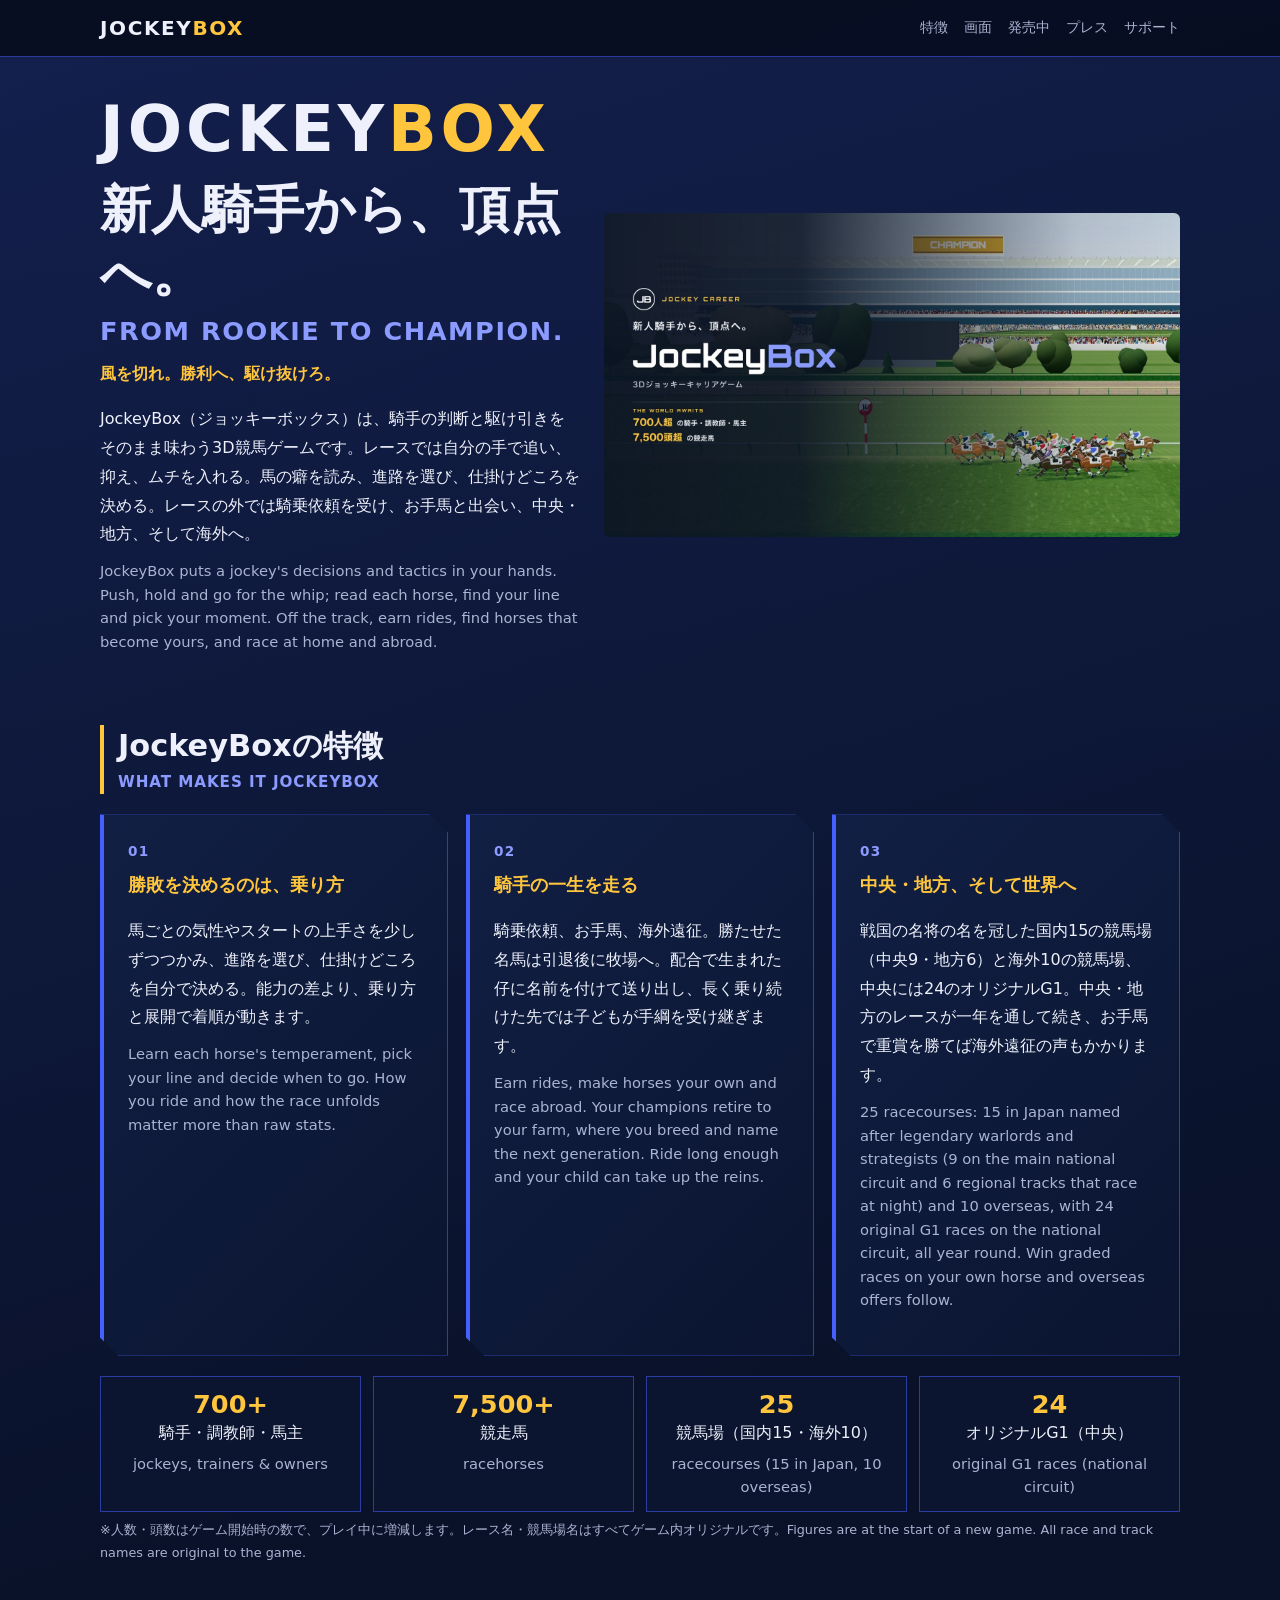
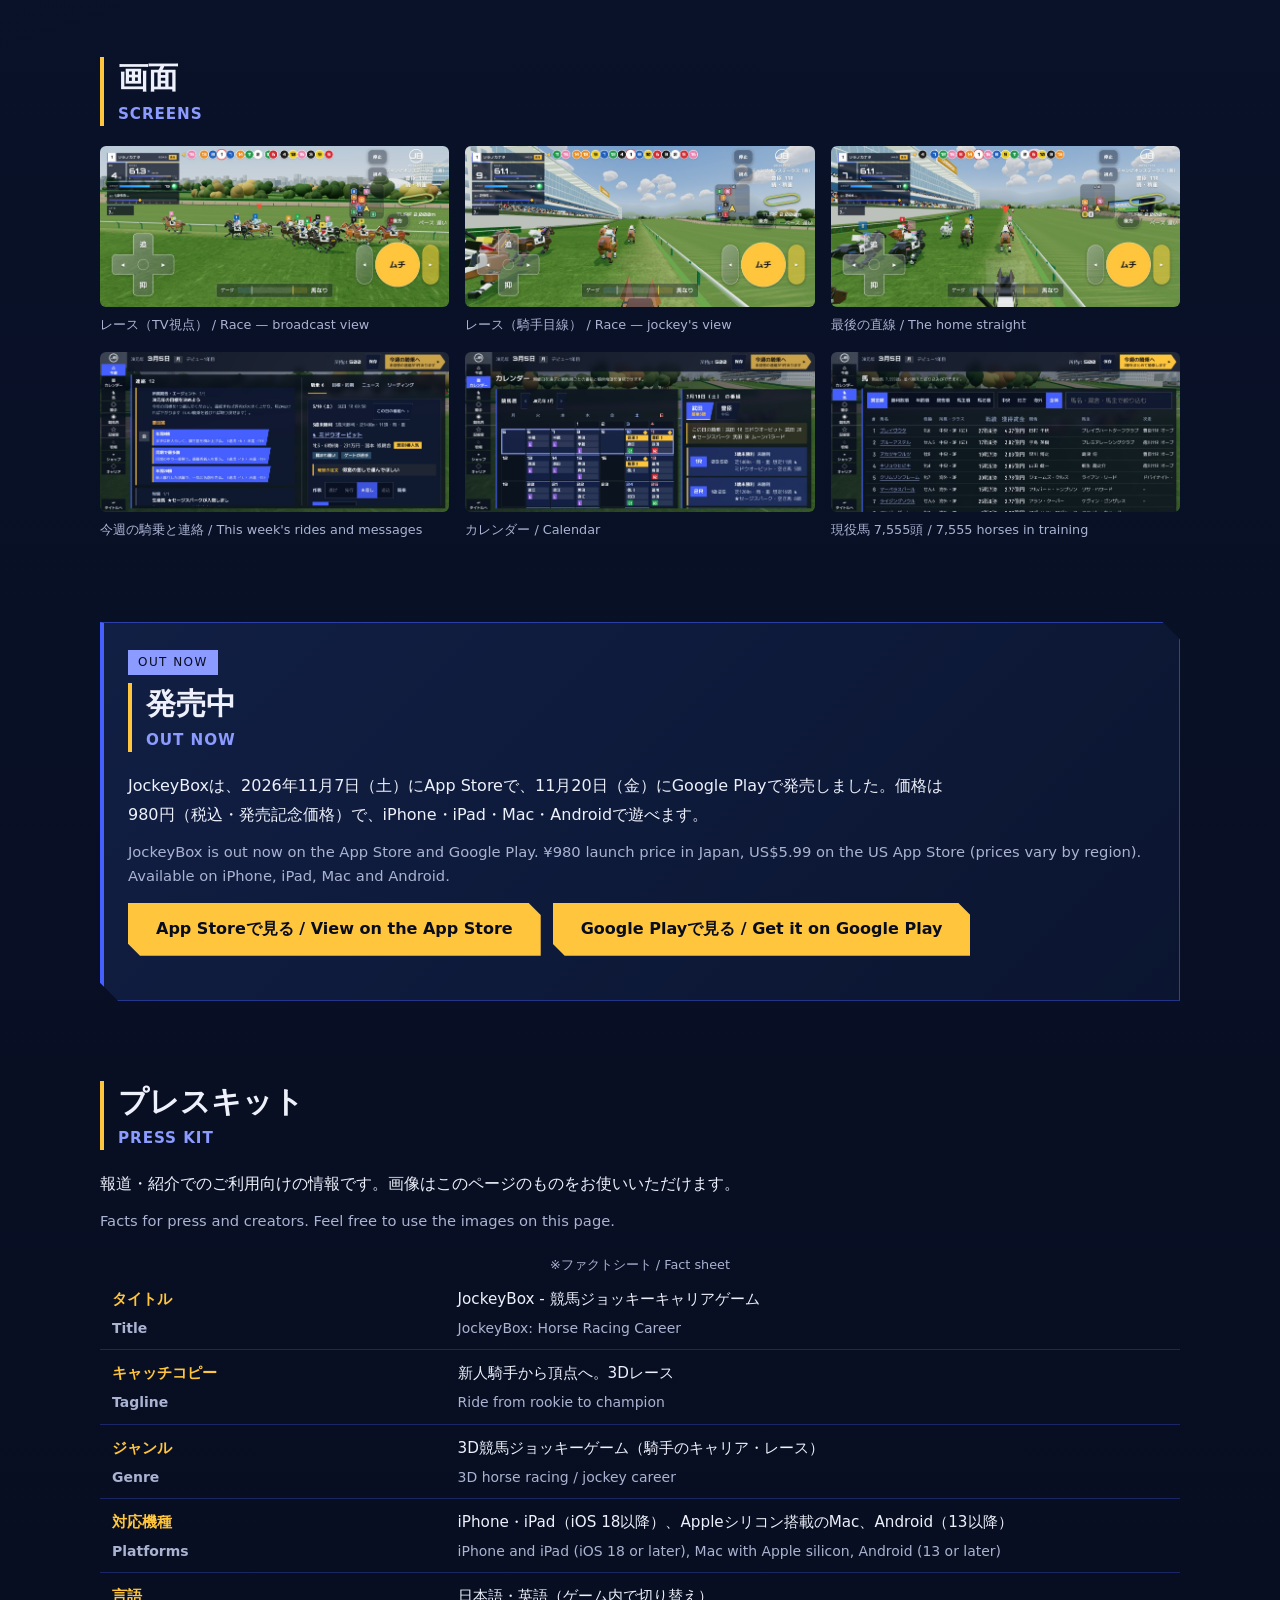
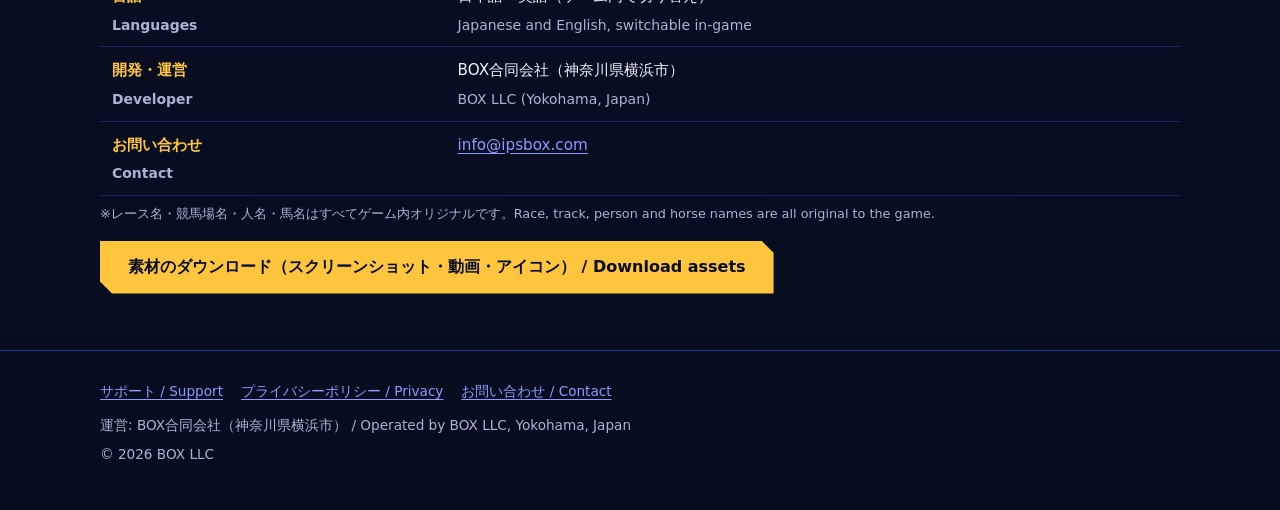
<file: index.html>
<!doctype html>
<html lang="ja">
<head>
<meta charset="utf-8">
<meta name="viewport" content="width=device-width, initial-scale=1">
<title>JockeyBox - 競馬ジョッキーキャリアゲーム｜新人騎手から頂点へ。</title>
<meta name="description" content="追う、抑える、ムチを入れる。騎手の判断と駆け引きをそのまま味わう3D競馬ジョッキーゲーム「JockeyBox」。中央・地方、そして海外へ。iPhone・iPad・Mac・Android対応。">
<link rel="canonical" href="https://ipsbox-io.github.io/jockeybox-pages/">
<meta name="theme-color" content="#070d1f">
<link rel="icon" href="assets/icons/favicon.svg" type="image/svg+xml">
<!-- <link rel="apple-touch-icon" href="assets/icons/apple-touch-icon.png"> ← 180×180 を置いたらコメントを外す -->
<meta property="og:type" content="website">
<meta property="og:site_name" content="JockeyBox">
<meta property="og:title" content="JockeyBox - 新人騎手から、頂点へ。">
<meta property="og:description" content="追う、抑える、ムチを入れる。騎手の判断と駆け引きをそのまま味わう3D競馬ジョッキーゲーム。iPhone・iPad・Mac・Android対応。">
<meta property="og:url" content="https://ipsbox-io.github.io/jockeybox-pages/">
<meta property="og:image" content="https://ipsbox-io.github.io/jockeybox-pages/assets/og/og-image.jpg">
<meta property="og:image:width" content="1200">
<meta property="og:image:height" content="630">
<meta property="og:image:alt" content="JockeyBox のロゴとレース画面">
<meta property="og:locale" content="ja_JP">
<meta property="og:locale:alternate" content="en_US">
<meta name="twitter:card" content="summary_large_image">
<link rel="stylesheet" href="assets/css/site.css">
</head>
<body>
<a class="skip" href="#main">本文へ / Skip to content</a>

<header class="site-header">
  <div class="wrap">
    <a class="brand" href="./">JOCKEY<span>BOX</span></a>
    <nav class="nav" aria-label="サイト内 / Site">
      <a href="#features">特徴</a>
      <a href="#screens">画面</a>
      <a href="#preorder">発売中</a>
      <a href="#press">プレス</a>
      <a href="support/">サポート</a>
    </nav>
  </div>
</header>

<main id="main">

<section class="hero" aria-labelledby="hero-title">
  <div class="wrap hero-grid">
    <div>
      <p class="logo" aria-hidden="true">JOCKEY<span>BOX</span></p>
      <h1 id="hero-title">新人騎手から、頂点へ。<span class="en">From rookie to champion.</span></h1>
      <p class="sub">風を切れ。勝利へ、駆け抜けろ。</p>
      <p class="lead">JockeyBox（ジョッキーボックス）は、騎手の判断と駆け引きをそのまま味わう3D競馬ゲームです。レースでは自分の手で追い、抑え、ムチを入れる。馬の癖を読み、進路を選び、仕掛けどころを決める。レースの外では騎乗依頼を受け、お手馬と出会い、中央・地方、そして海外へ。</p>
      <p class="lead en" lang="en">JockeyBox puts a jockey's decisions and tactics in your hands. Push, hold and go for the whip; read each horse, find your line and pick your moment. Off the track, earn rides, find horses that become yours, and race at home and abroad.</p>
    </div>
    <figure>
      <img src="assets/images/hero.jpg" alt="JockeyBox のロゴと、馬群が直線を駆けるレース画面" width="1600" height="900" style="width:100%;height:auto;display:block;border-radius:6px">
    </figure>
  </div>
</section>

<section id="features" aria-labelledby="features-title">
  <div class="wrap">
    <h2 id="features-title">JockeyBoxの特徴<span class="en">What makes it JockeyBox</span></h2>
    <div class="features">
      <article class="plate">
        <span class="num">01</span>
        <h3>勝敗を決めるのは、乗り方</h3>
        <p>馬ごとの気性やスタートの上手さを少しずつつかみ、進路を選び、仕掛けどころを自分で決める。能力の差より、乗り方と展開で着順が動きます。</p>
        <p class="en" lang="en">Learn each horse's temperament, pick your line and decide when to go. How you ride and how the race unfolds matter more than raw stats.</p>
      </article>
      <article class="plate">
        <span class="num">02</span>
        <h3>騎手の一生を走る</h3>
        <p>騎乗依頼、お手馬、海外遠征。勝たせた名馬は引退後に牧場へ。配合で生まれた仔に名前を付けて送り出し、長く乗り続けた先では子どもが手綱を受け継ぎます。</p>
        <p class="en" lang="en">Earn rides, make horses your own and race abroad. Your champions retire to your farm, where you breed and name the next generation. Ride long enough and your child can take up the reins.</p>
      </article>
      <article class="plate">
        <span class="num">03</span>
        <h3>中央・地方、そして世界へ</h3>
        <p>戦国の名将の名を冠した国内15の競馬場（中央9・地方6）と海外10の競馬場、中央には24のオリジナルG1。中央・地方のレースが一年を通して続き、お手馬で重賞を勝てば海外遠征の声もかかります。</p>
        <p class="en" lang="en">25 racecourses: 15 in Japan named after legendary warlords and strategists (9 on the main national circuit and 6 regional tracks that race at night) and 10 overseas, with 24 original G1 races on the national circuit, all year round. Win graded races on your own horse and overseas offers follow.</p>
      </article>
    </div>
    <ul class="stats" aria-label="ゲーム開始時の世界の規模 / Starting world size">
      <li><b>700+</b>騎手・調教師・馬主<small class="en" lang="en">jockeys, trainers &amp; owners</small></li>
      <li><b>7,500+</b>競走馬<small class="en" lang="en">racehorses</small></li>
      <li><b>25</b>競馬場（国内15・海外10）<small class="en" lang="en">racecourses (15 in Japan, 10 overseas)</small></li>
      <li><b>24</b>オリジナルG1（中央）<small class="en" lang="en">original G1 races (national circuit)</small></li>
    </ul>
    <p class="dev-note">人数・頭数はゲーム開始時の数で、プレイ中に増減します。レース名・競馬場名はすべてゲーム内オリジナルです。<span lang="en">Figures are at the start of a new game. All race and track names are original to the game.</span></p>
  </div>
</section>

<section id="screens" aria-labelledby="screens-title">
  <div class="wrap">
    <h2 id="screens-title">画面<span class="en">Screens</span></h2>
    <div class="shots">
      <figure>
        <img src="assets/images/screenshots/01-race-tv.jpg" alt="レース（TV視点）" loading="lazy" width="1434" height="660" style="width:100%;height:auto;display:block;border-radius:6px">
        <figcaption>レース（TV視点）<span lang="en"> / Race — broadcast view</span></figcaption>
      </figure>
      <figure>
        <img src="assets/images/screenshots/02-race-pov.jpg" alt="レース（騎手目線）" loading="lazy" width="1434" height="660" style="width:100%;height:auto;display:block;border-radius:6px">
        <figcaption>レース（騎手目線）<span lang="en"> / Race — jockey's view</span></figcaption>
      </figure>
      <figure>
        <img src="assets/images/screenshots/03-straight.jpg" alt="最後の直線" loading="lazy" width="1434" height="660" style="width:100%;height:auto;display:block;border-radius:6px">
        <figcaption>最後の直線<span lang="en"> / The home straight</span></figcaption>
      </figure>
      <figure>
        <img src="assets/images/screenshots/04-home.jpg" alt="今週の騎乗と連絡" loading="lazy" width="1434" height="660" style="width:100%;height:auto;display:block;border-radius:6px">
        <figcaption>今週の騎乗と連絡<span lang="en"> / This week's rides and messages</span></figcaption>
      </figure>
      <figure>
        <img src="assets/images/screenshots/05-calendar.jpg" alt="カレンダー" loading="lazy" width="1434" height="660" style="width:100%;height:auto;display:block;border-radius:6px">
        <figcaption>カレンダー<span lang="en"> / Calendar</span></figcaption>
      </figure>
      <figure>
        <img src="assets/images/screenshots/06-horses.jpg" alt="現役馬 7,555頭" loading="lazy" width="1434" height="660" style="width:100%;height:auto;display:block;border-radius:6px">
        <figcaption>現役馬 7,555頭<span lang="en"> / 7,555 horses in training</span></figcaption>
      </figure>
    </div>
  </div>
</section>

<section id="preorder" aria-labelledby="preorder-title">
  <div class="wrap">
    <div class="plate">
      <span class="status">OUT NOW</span>
      <h2 id="preorder-title">発売中<span class="en">Out now</span></h2>
      <p>JockeyBoxは、<span class="nw">2026年11月7日（土）</span>にApp Storeで、<span class="nw">11月20日（金）</span>にGoogle Playで発売しました。価格は<span class="nw">980円（税込・発売記念価格）</span>で、iPhone・iPad・Mac・Androidで遊べます。</p>
      <p class="en" lang="en">JockeyBox is out now on the App Store and Google Play. ¥980 launch price in Japan, US$5.99 on the US App Store (prices vary by region). Available on iPhone, iPad, Mac and Android.</p>
      <p class="btn-row"><a class="btn" href="https://apps.apple.com/jp/app/id6821326318">App Storeで見る / View on the App Store</a> <a class="btn" href="https://play.google.com/store/apps/details?id=com.ipsbox.jockeybox">Google Playで見る / Get it on Google Play</a></p>
    </div>
  </div>
</section>

<section id="press" aria-labelledby="press-title">
  <div class="wrap">
    <h2 id="press-title">プレスキット<span class="en">Press kit</span></h2>
    <p>報道・紹介でのご利用向けの情報です。画像はこのページのものをお使いいただけます。</p>
    <p class="en" lang="en">Facts for press and creators. Feel free to use the images on this page.</p>

    <div class="table-wrap">
      <table>
        <caption class="dev-note">ファクトシート / Fact sheet</caption>
        <tbody>
          <tr><th scope="row">タイトル<span class="en" lang="en">Title</span></th><td>JockeyBox - 競馬ジョッキーキャリアゲーム<span class="en" lang="en">JockeyBox: Horse Racing Career</span></td></tr>
          <tr><th scope="row">キャッチコピー<span class="en" lang="en">Tagline</span></th><td>新人騎手から頂点へ。3Dレース<span class="en" lang="en">Ride from rookie to champion</span></td></tr>
          <tr><th scope="row">ジャンル<span class="en" lang="en">Genre</span></th><td>3D競馬ジョッキーゲーム（騎手のキャリア・レース）<span class="en" lang="en">3D horse racing / jockey career</span></td></tr>
          <tr><th scope="row">対応機種<span class="en" lang="en">Platforms</span></th><td>iPhone・iPad（iOS 18以降）、Appleシリコン搭載のMac、Android（13以降）<span class="en" lang="en">iPhone and iPad (iOS 18 or later), Mac with Apple silicon, Android (13 or later)</span></td></tr>
          <tr><th scope="row">言語<span class="en" lang="en">Languages</span></th><td>日本語・英語（ゲーム内で切り替え）<span class="en" lang="en">Japanese and English, switchable in-game</span></td></tr>
          <tr><th scope="row">開発・運営<span class="en" lang="en">Developer</span></th><td>BOX合同会社（神奈川県横浜市）<span class="en" lang="en">BOX LLC (Yokohama, Japan)</span></td></tr>
          <tr><th scope="row">お問い合わせ<span class="en" lang="en">Contact</span></th><td><a href="mailto:info@ipsbox.com">info@ipsbox.com</a></td></tr>
        </tbody>
      </table>
    </div>

    <p class="dev-note">レース名・競馬場名・人名・馬名はすべてゲーム内オリジナルです。<span lang="en">Race, track, person and horse names are all original to the game.</span></p>
    <p><a class="btn" href="press/">素材のダウンロード（スクリーンショット・動画・アイコン） / Download assets</a></p>
  </div>
</section>

</main>

<footer class="site-footer">
  <div class="wrap">
    <nav aria-label="フッター / Footer">
      <a href="support/">サポート / Support</a>
      <a href="privacy/">プライバシーポリシー / Privacy</a>
      <a href="mailto:info@ipsbox.com">お問い合わせ / Contact</a>
    </nav>
    <p>運営: BOX合同会社（神奈川県横浜市） / Operated by BOX LLC, Yokohama, Japan</p>
    <p>© 2026 BOX LLC</p>
  </div>
</footer>
</body>
</html>
</file>
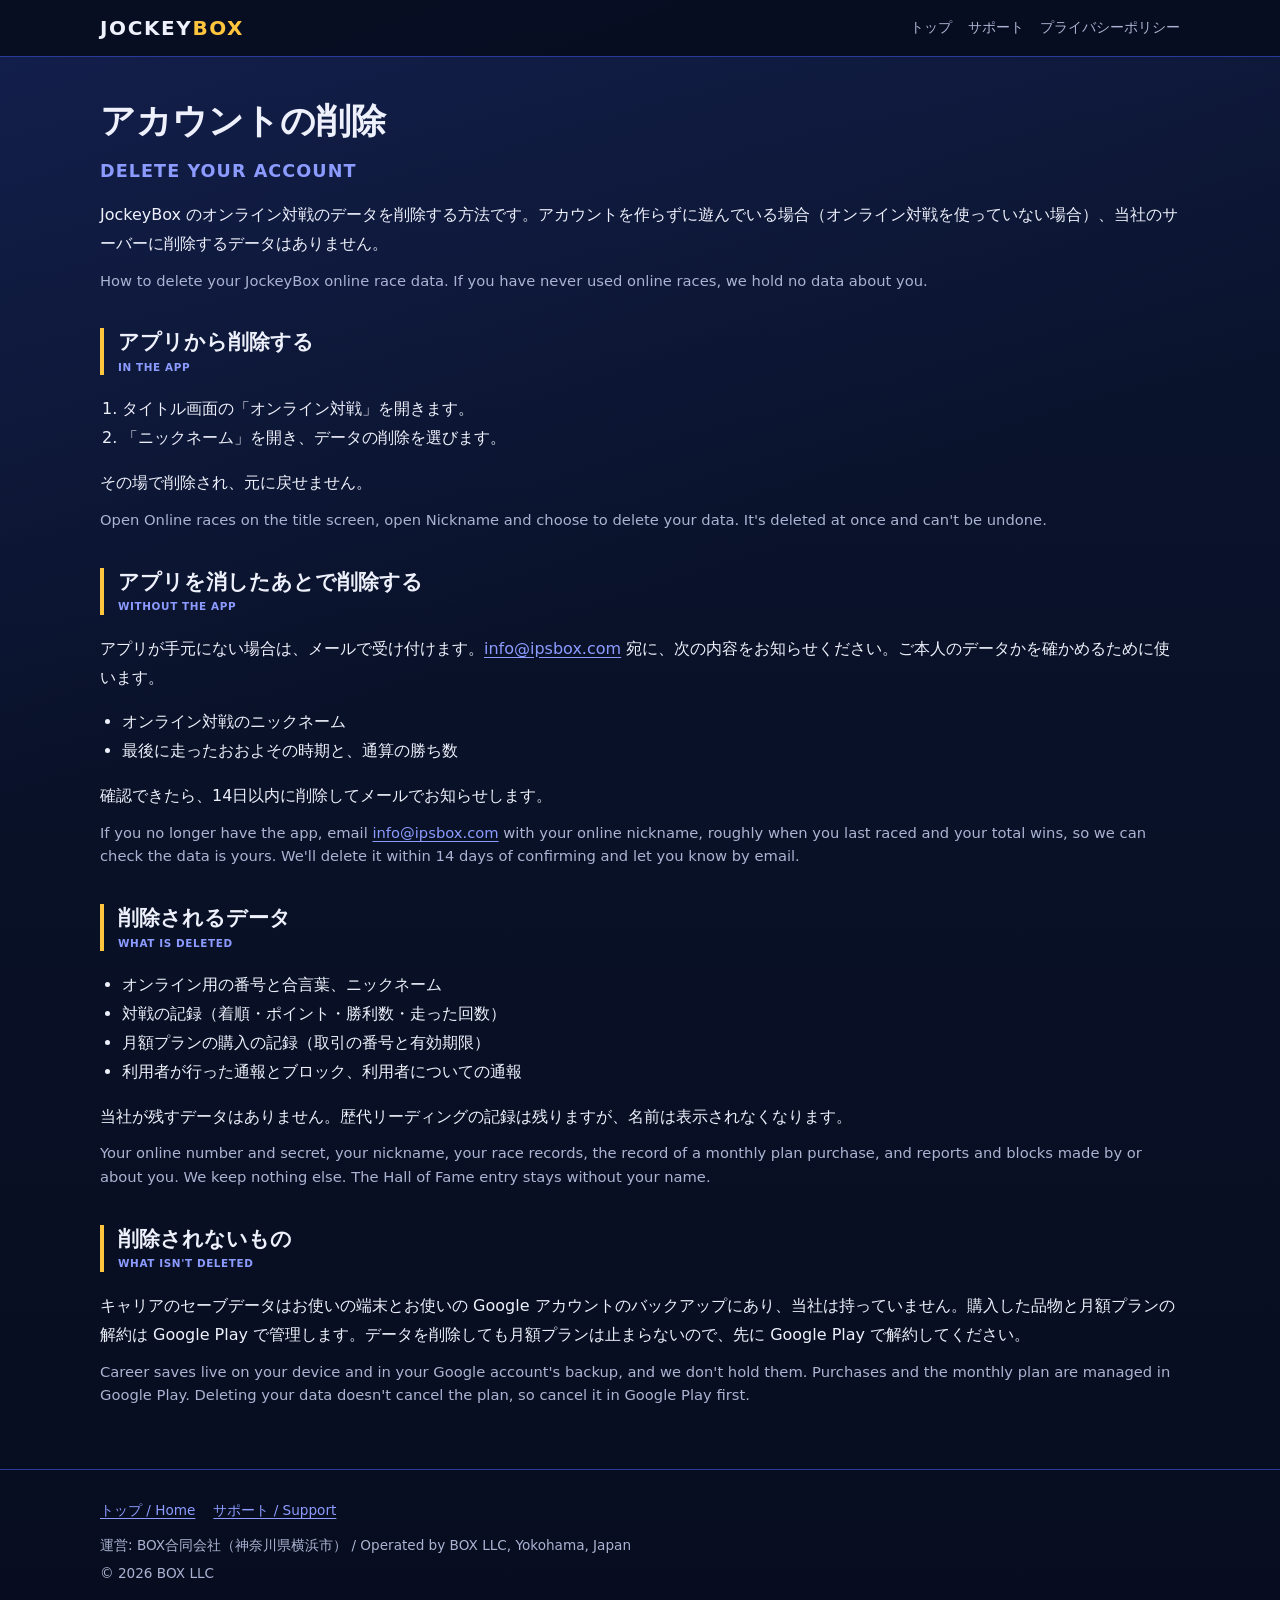
<file: delete-account/index.html>
<!doctype html>
<html lang="ja">
<head>
<meta charset="utf-8">
<meta name="viewport" content="width=device-width, initial-scale=1">
<title>アカウントの削除｜JockeyBox</title>
<meta name="description" content="JockeyBox のオンライン対戦のデータを削除する方法。">
<link rel="canonical" href="https://ipsbox-io.github.io/jockeybox-pages/delete-account/">
<meta name="theme-color" content="#070d1f">
<link rel="icon" href="../assets/icons/favicon.svg" type="image/svg+xml">
<meta property="og:type" content="website">
<meta property="og:site_name" content="JockeyBox">
<meta property="og:title" content="アカウントの削除｜JockeyBox">
<meta property="og:description" content="JockeyBox のオンライン対戦のデータを削除する方法。">
<meta property="og:url" content="https://ipsbox-io.github.io/jockeybox-pages/delete-account/">
<meta property="og:image" content="https://ipsbox-io.github.io/jockeybox-pages/assets/og/og-image.png">
<meta name="twitter:card" content="summary_large_image">
<link rel="stylesheet" href="../assets/css/site.css">
</head>
<body>
<a class="skip" href="#main">本文へ / Skip to content</a>

<header class="site-header">
  <div class="wrap">
    <a class="brand" href="../">JOCKEY<span>BOX</span></a>
    <nav class="nav" aria-label="サイト内 / Site">
      <a href="../">トップ</a>
      <a href="../support/">サポート</a>
      <a href="../privacy/">プライバシーポリシー</a>
    </nav>
  </div>
</header>

<main id="main" class="doc">
  <div class="wrap">
    <h1>アカウントの削除<span class="en">Delete your account</span></h1>
    <p>JockeyBox のオンライン対戦のデータを削除する方法です。アカウントを作らずに遊んでいる場合（オンライン対戦を使っていない場合）、当社のサーバーに削除するデータはありません。</p>
    <p class="en" lang="en">How to delete your JockeyBox online race data. If you have never used online races, we hold no data about you.</p>

    <h2>アプリから削除する<span class="en">In the app</span></h2>
    <ol>
      <li>タイトル画面の「オンライン対戦」を開きます。</li>
      <li>「ニックネーム」を開き、データの削除を選びます。</li>
    </ol>
    <p>その場で削除され、元に戻せません。</p>
    <p class="en" lang="en">Open Online races on the title screen, open Nickname and choose to delete your data. It's deleted at once and can't be undone.</p>

    <h2>アプリを消したあとで削除する<span class="en">Without the app</span></h2>
    <p>アプリが手元にない場合は、メールで受け付けます。<a href="mailto:info@ipsbox.com?subject=JockeyBox%20account%20deletion">info@ipsbox.com</a> 宛に、次の内容をお知らせください。ご本人のデータかを確かめるために使います。</p>
    <ul>
      <li>オンライン対戦のニックネーム</li>
      <li>最後に走ったおおよその時期と、通算の勝ち数</li>
    </ul>
    <p>確認できたら、14日以内に削除してメールでお知らせします。</p>
    <p class="en" lang="en">If you no longer have the app, email <a href="mailto:info@ipsbox.com?subject=JockeyBox%20account%20deletion">info@ipsbox.com</a> with your online nickname, roughly when you last raced and your total wins, so we can check the data is yours. We'll delete it within 14 days of confirming and let you know by email.</p>

    <h2>削除されるデータ<span class="en">What is deleted</span></h2>
    <ul>
      <li>オンライン用の番号と合言葉、ニックネーム</li>
      <li>対戦の記録（着順・ポイント・勝利数・走った回数）</li>
      <li>月額プランの購入の記録（取引の番号と有効期限）</li>
      <li>利用者が行った通報とブロック、利用者についての通報</li>
    </ul>
    <p>当社が残すデータはありません。歴代リーディングの記録は残りますが、名前は表示されなくなります。</p>
    <p class="en" lang="en">Your online number and secret, your nickname, your race records, the record of a monthly plan purchase, and reports and blocks made by or about you. We keep nothing else. The Hall of Fame entry stays without your name.</p>

    <h2>削除されないもの<span class="en">What isn't deleted</span></h2>
    <p>キャリアのセーブデータはお使いの端末とお使いの Google アカウントのバックアップにあり、当社は持っていません。購入した品物と月額プランの解約は Google Play で管理します。データを削除しても月額プランは止まらないので、先に Google Play で解約してください。</p>
    <p class="en" lang="en">Career saves live on your device and in your Google account's backup, and we don't hold them. Purchases and the monthly plan are managed in Google Play. Deleting your data doesn't cancel the plan, so cancel it in Google Play first.</p>
  </div>
</main>

<footer class="site-footer">
  <div class="wrap">
    <nav aria-label="フッター / Footer">
      <a href="../">トップ / Home</a>
      <a href="../support/">サポート / Support</a>
    </nav>
    <p>運営: BOX合同会社（神奈川県横浜市） / Operated by BOX LLC, Yokohama, Japan</p>
    <p>© 2026 BOX LLC</p>
  </div>
</footer>
</body>
</html>
</file>
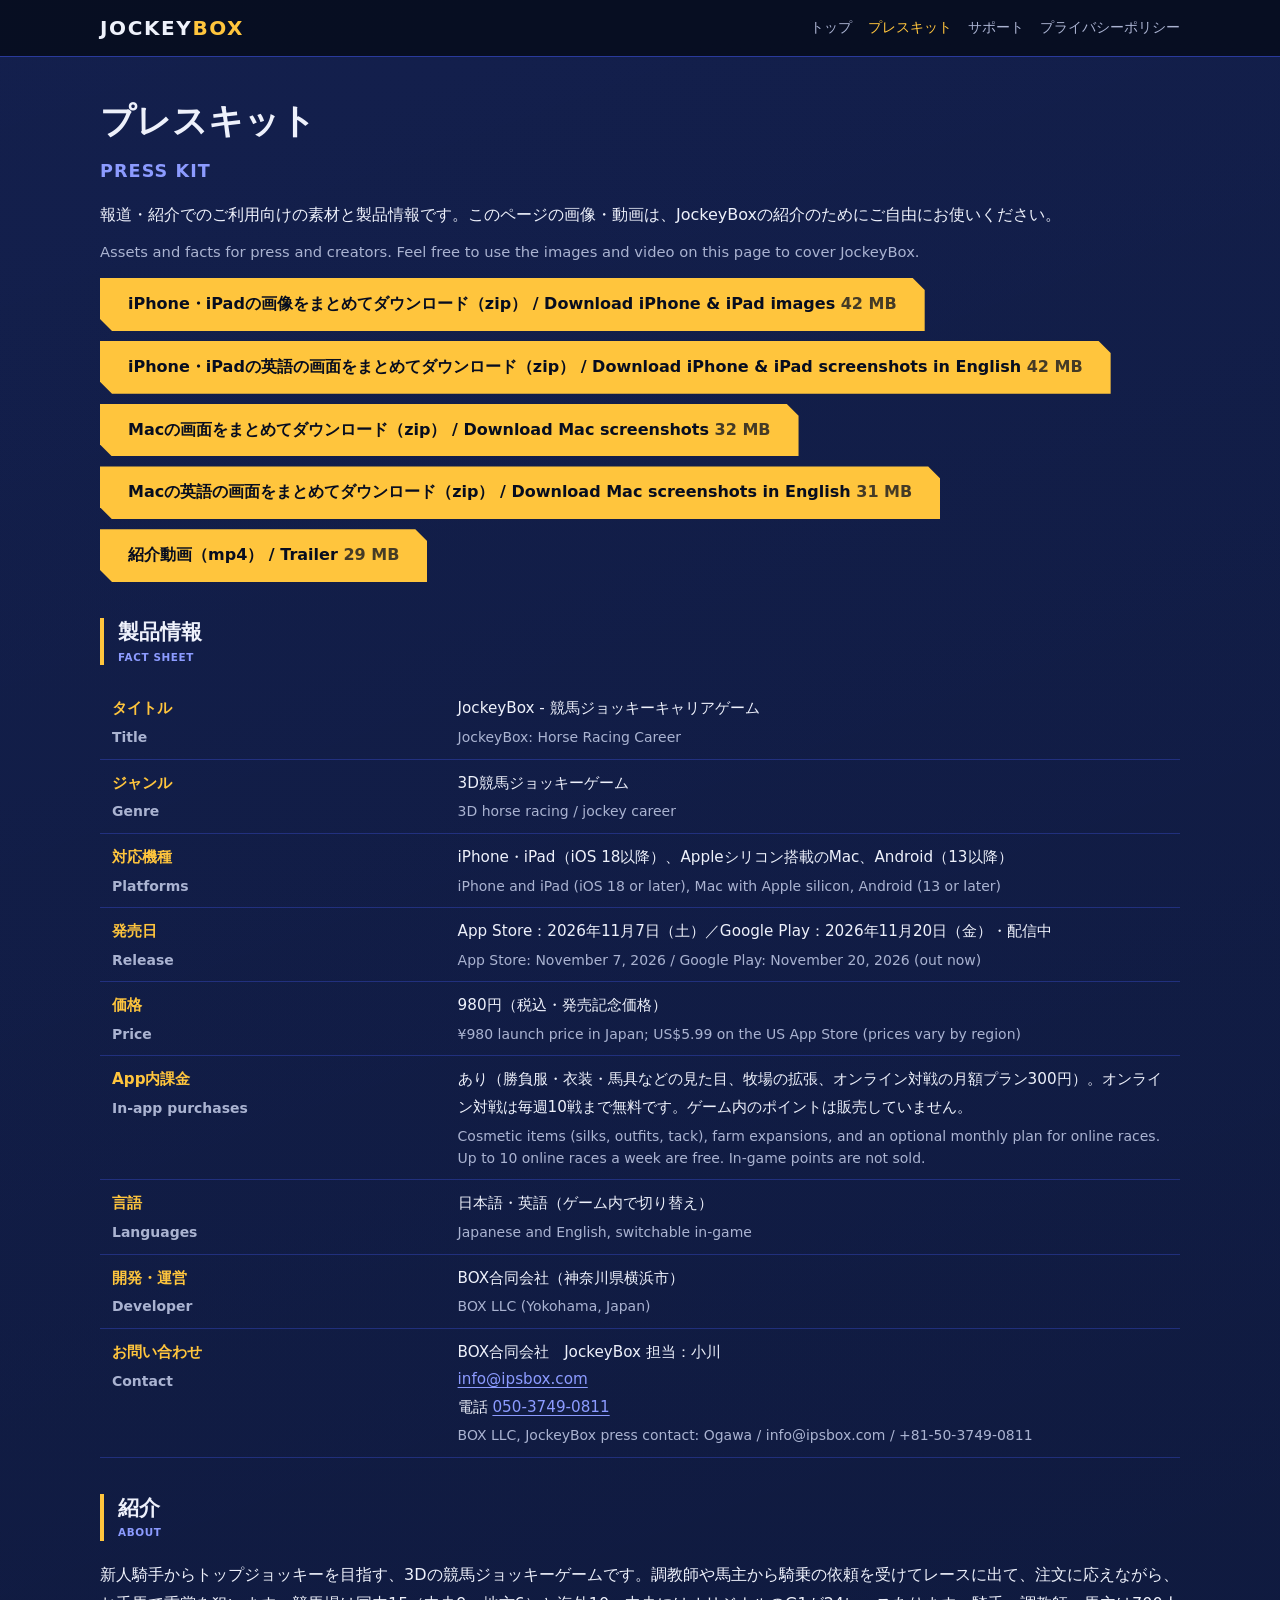
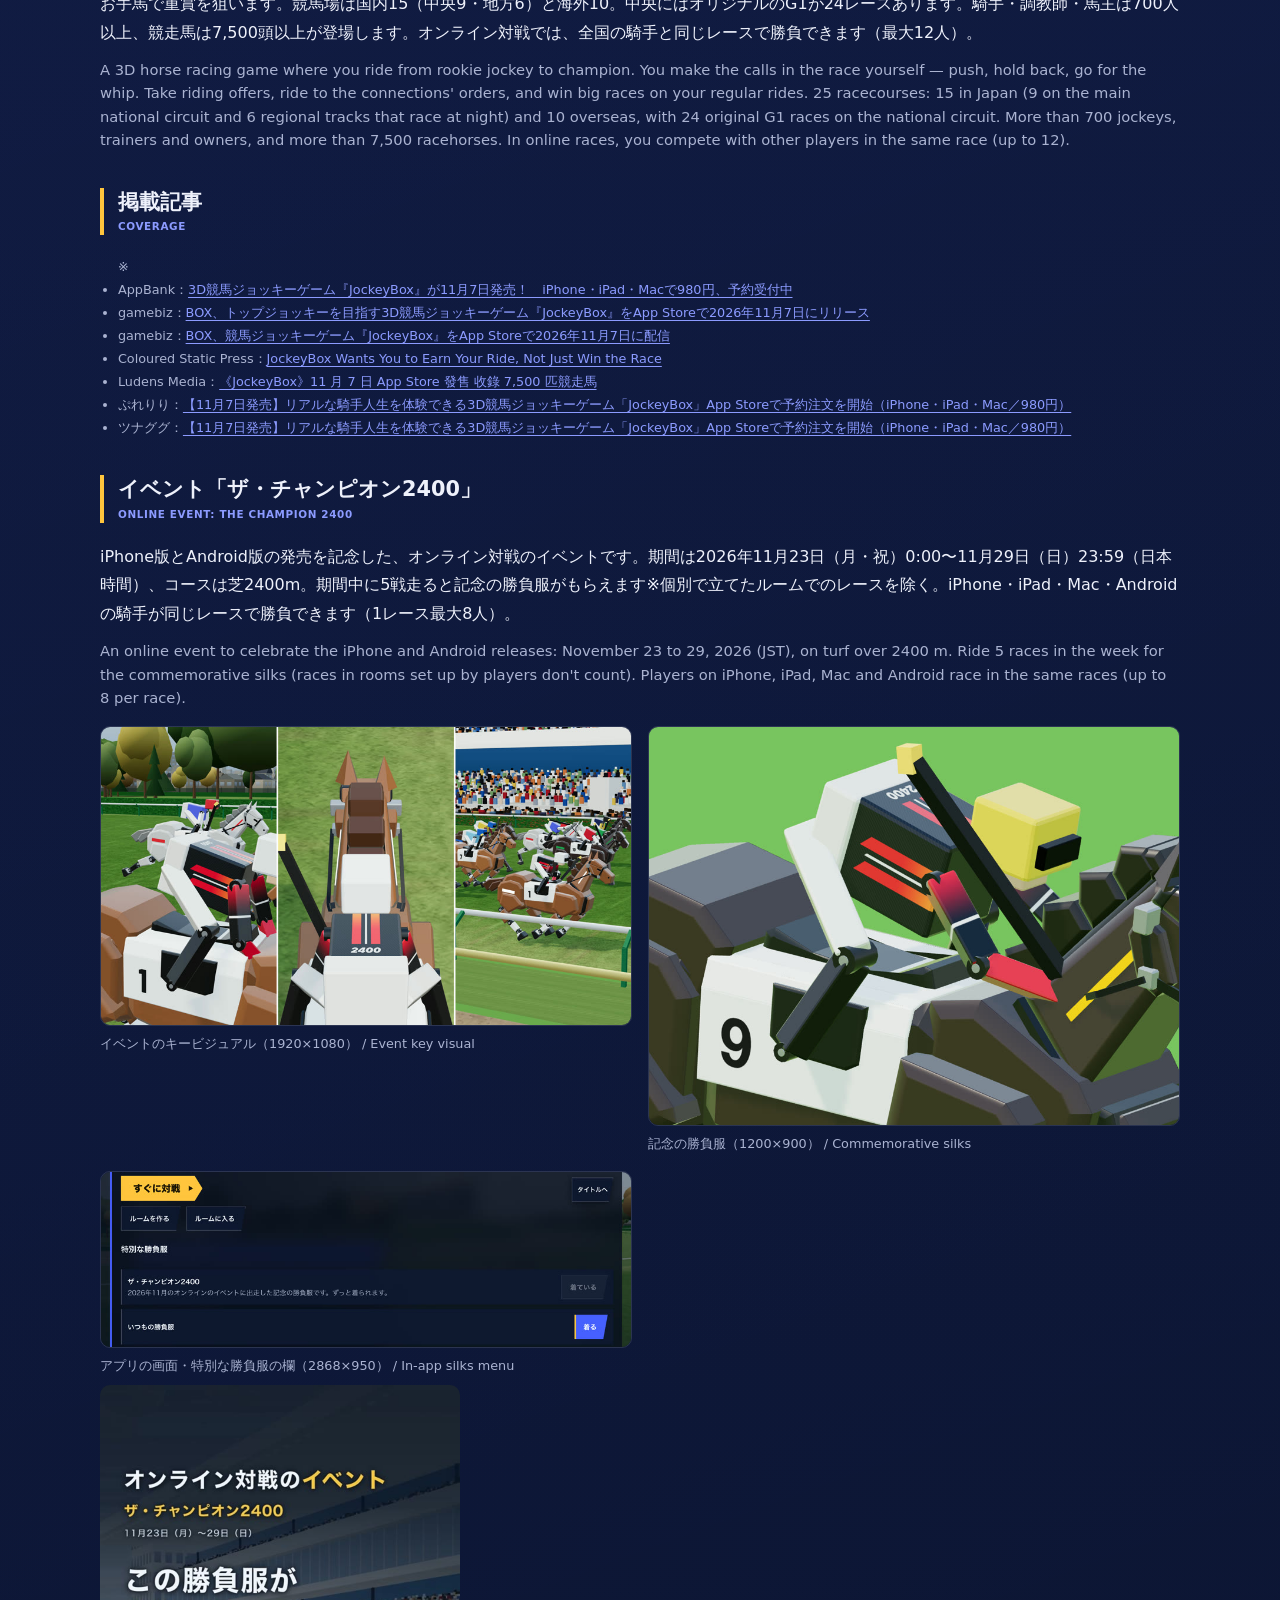
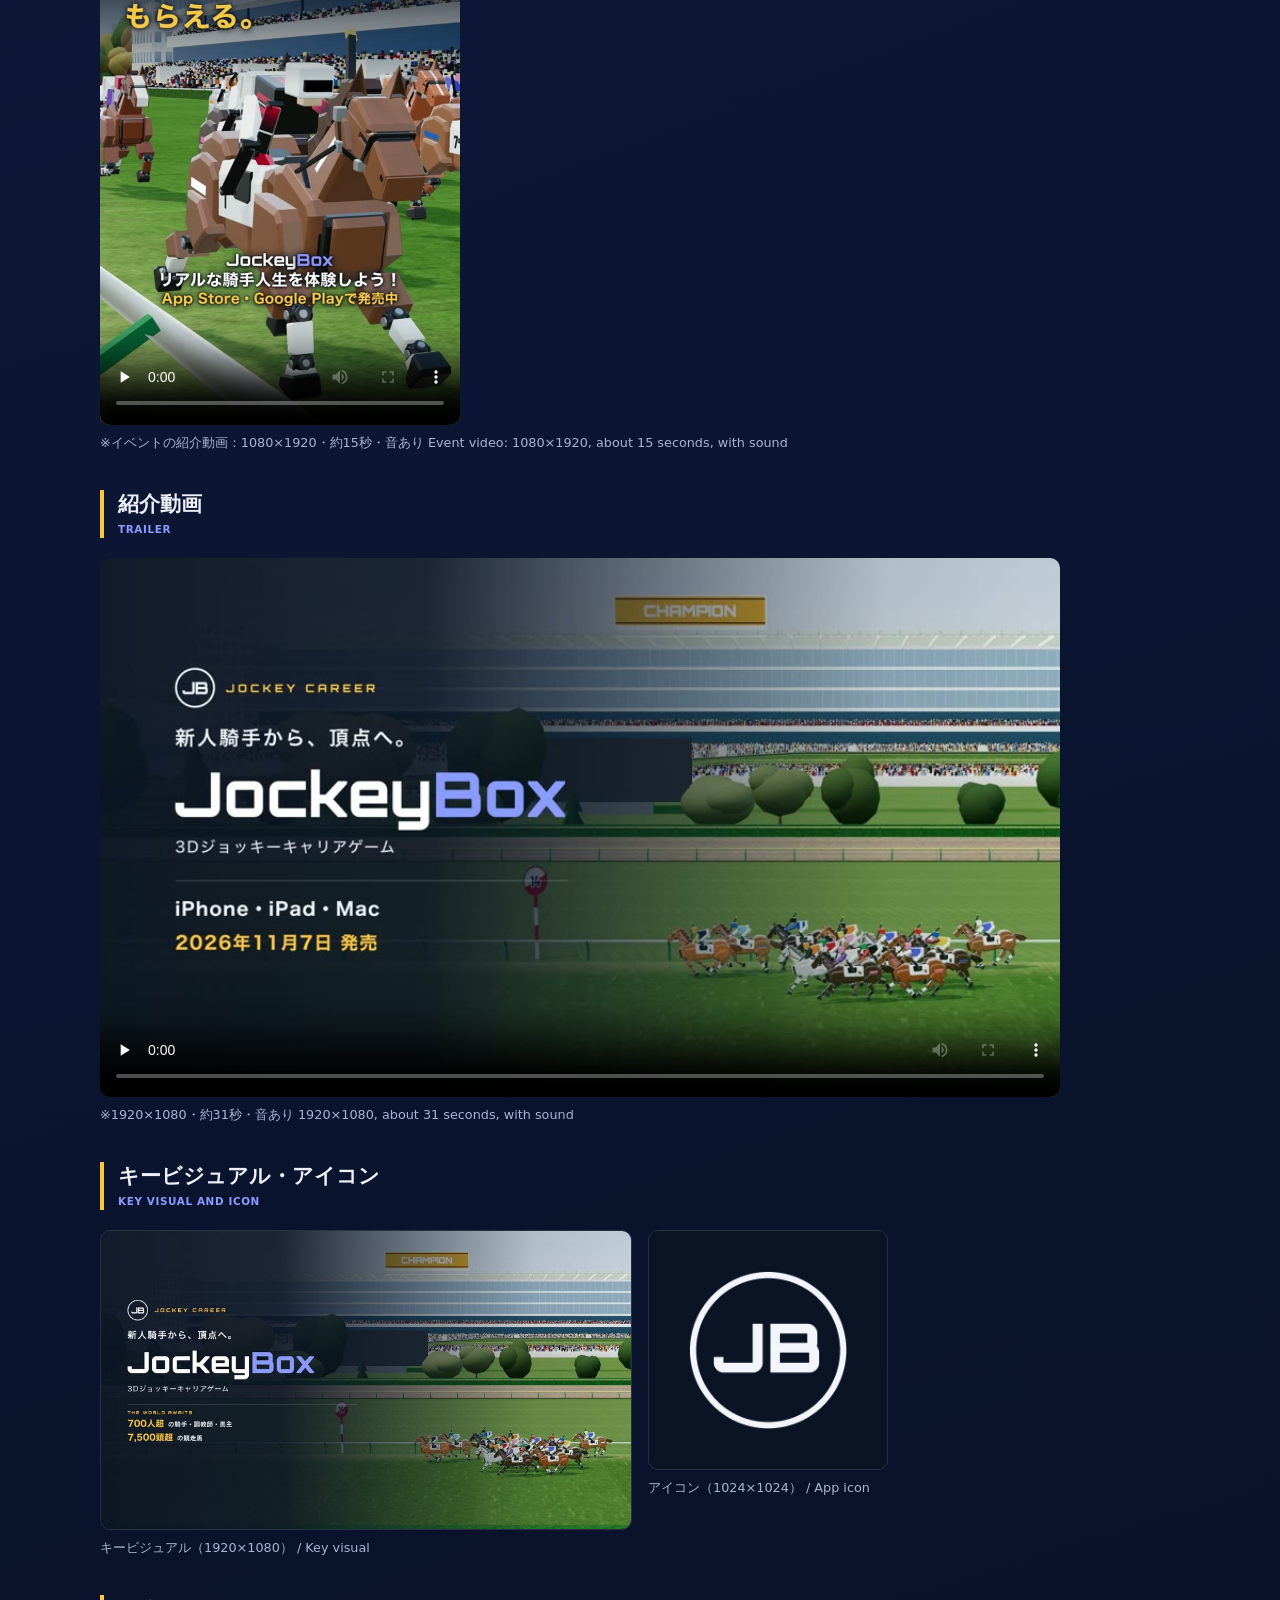
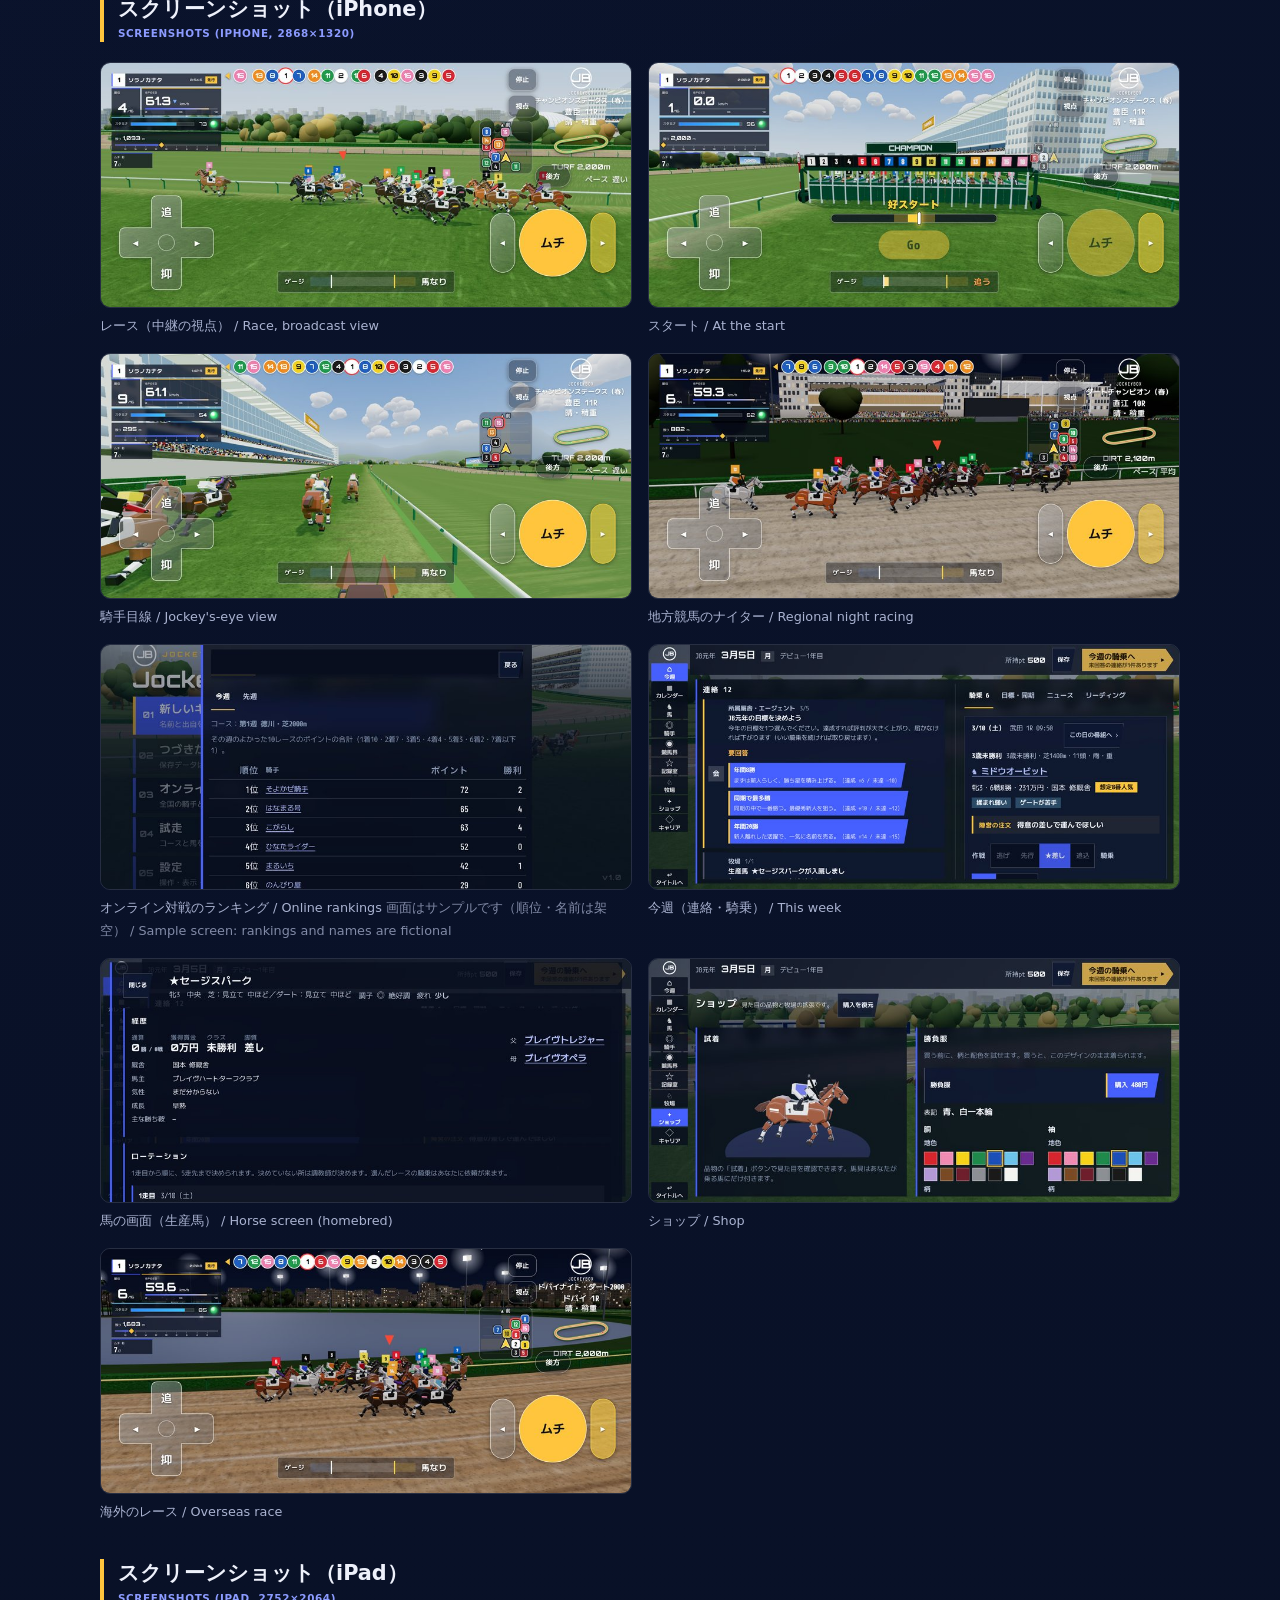
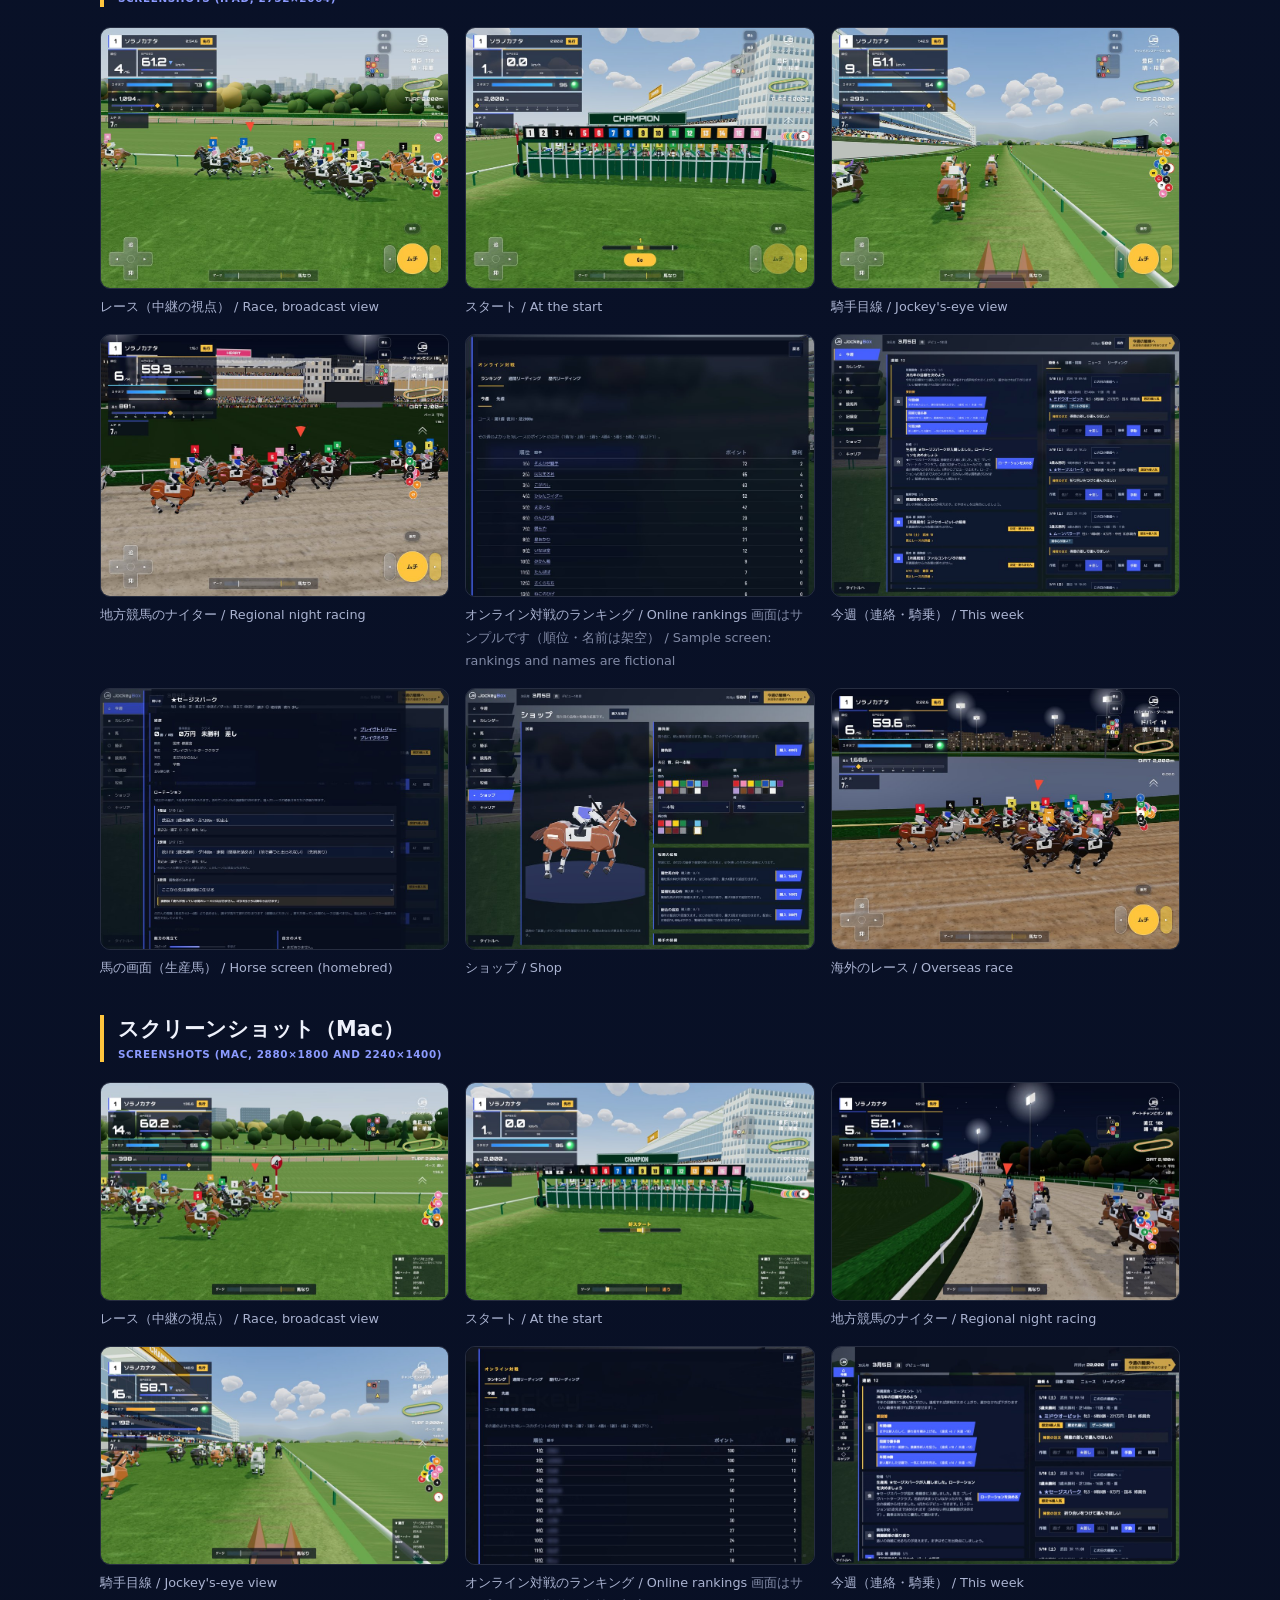
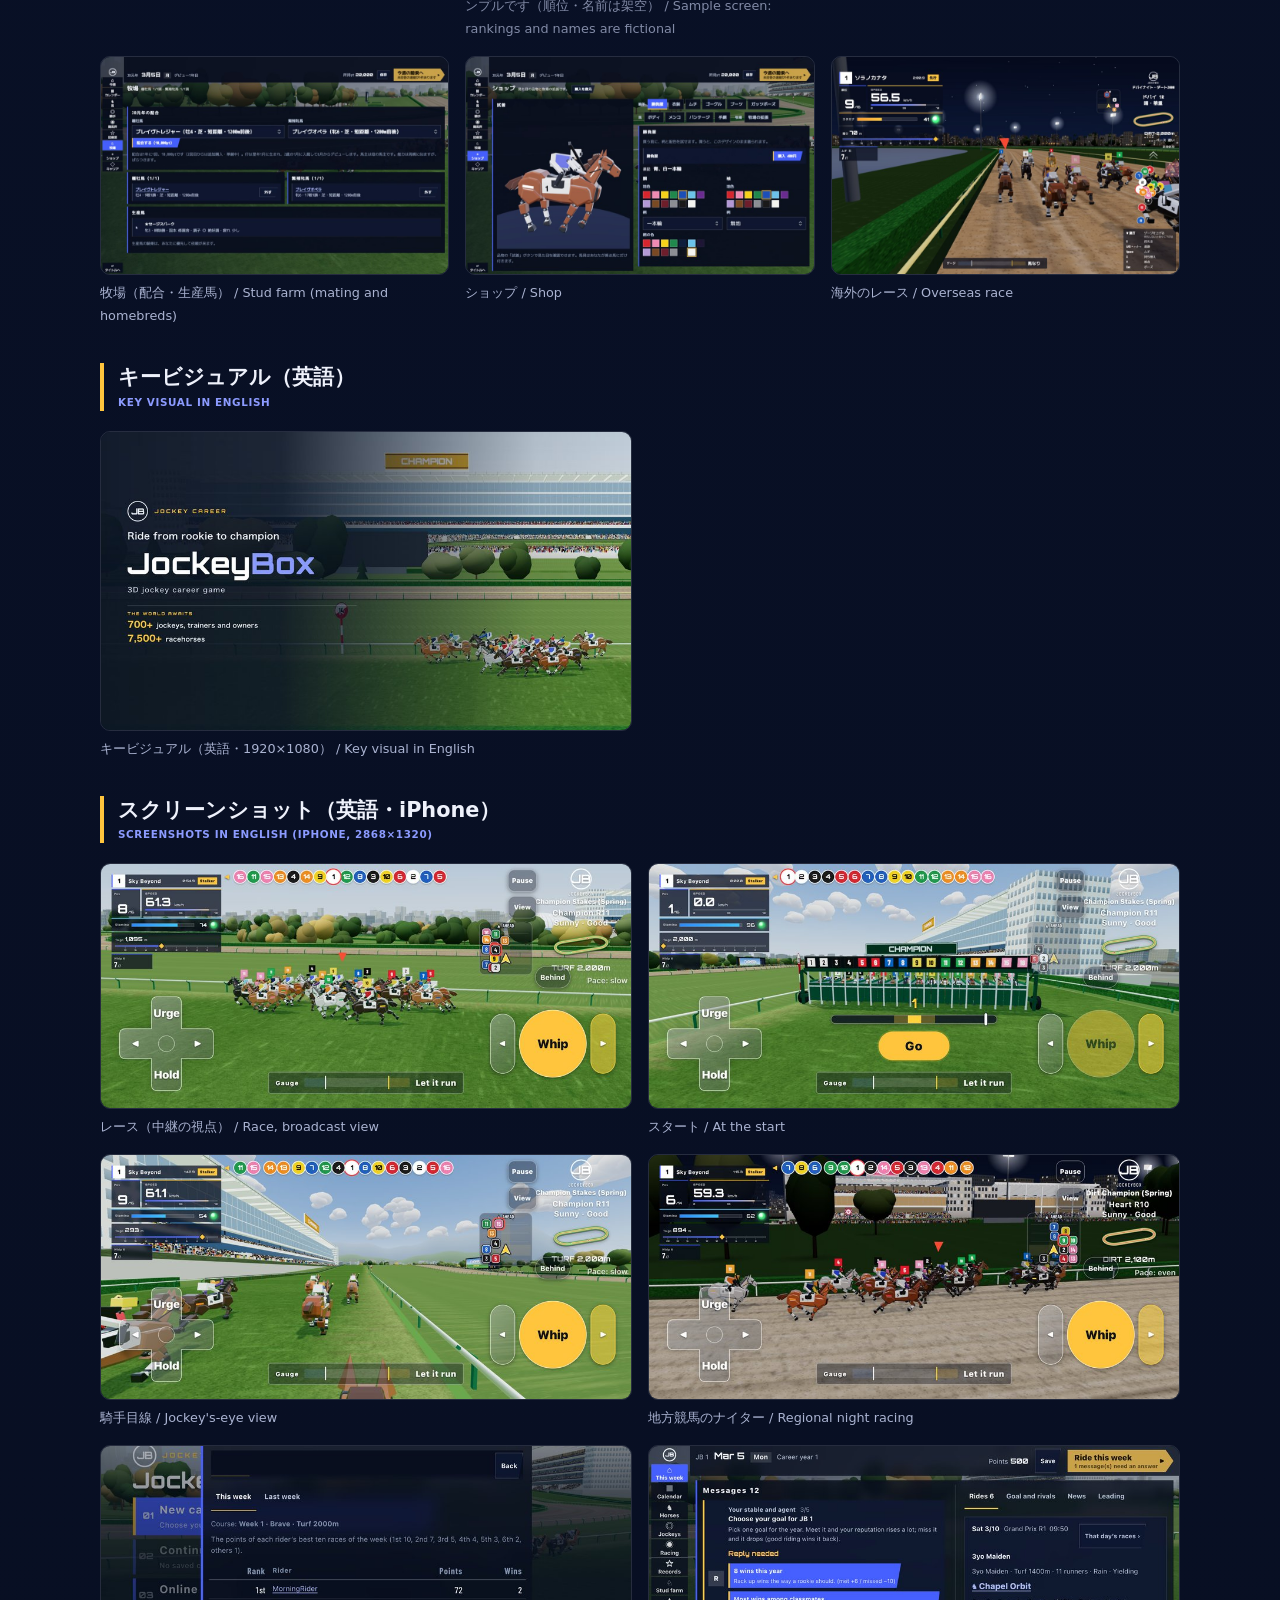
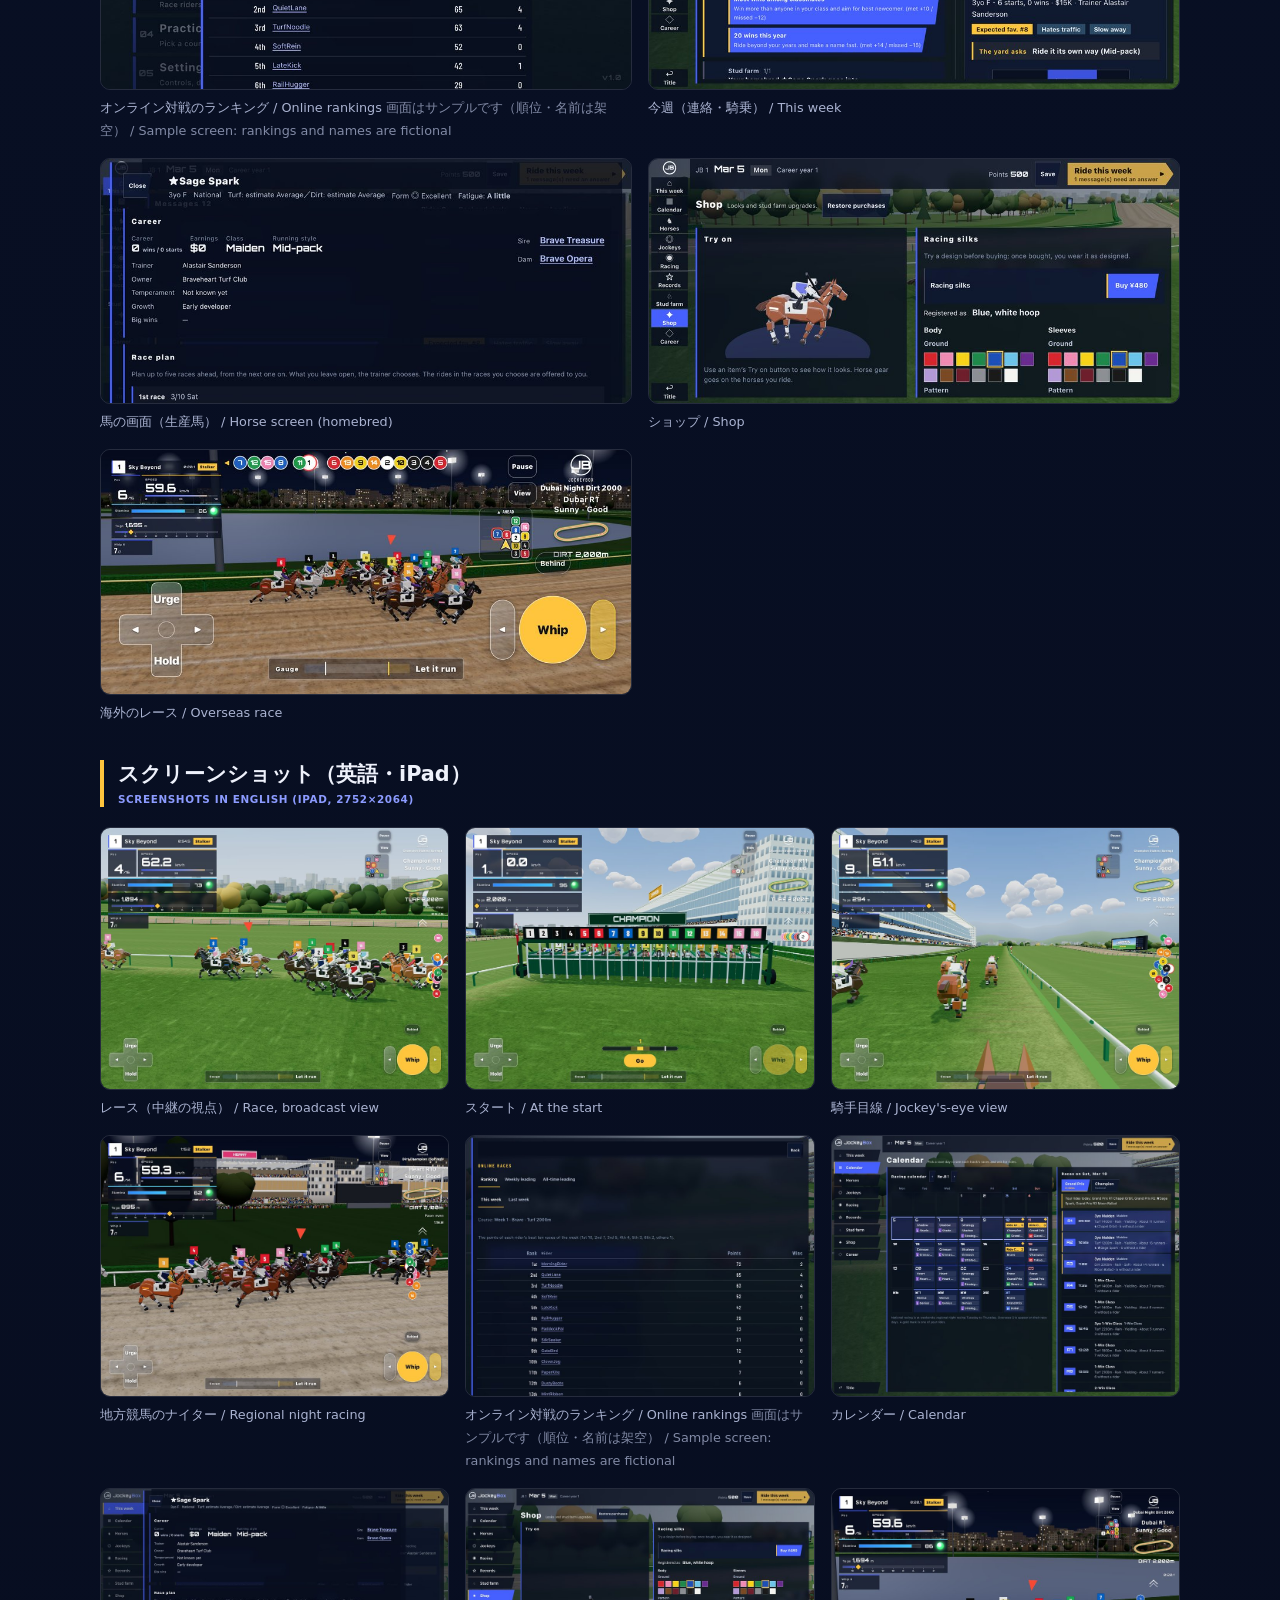
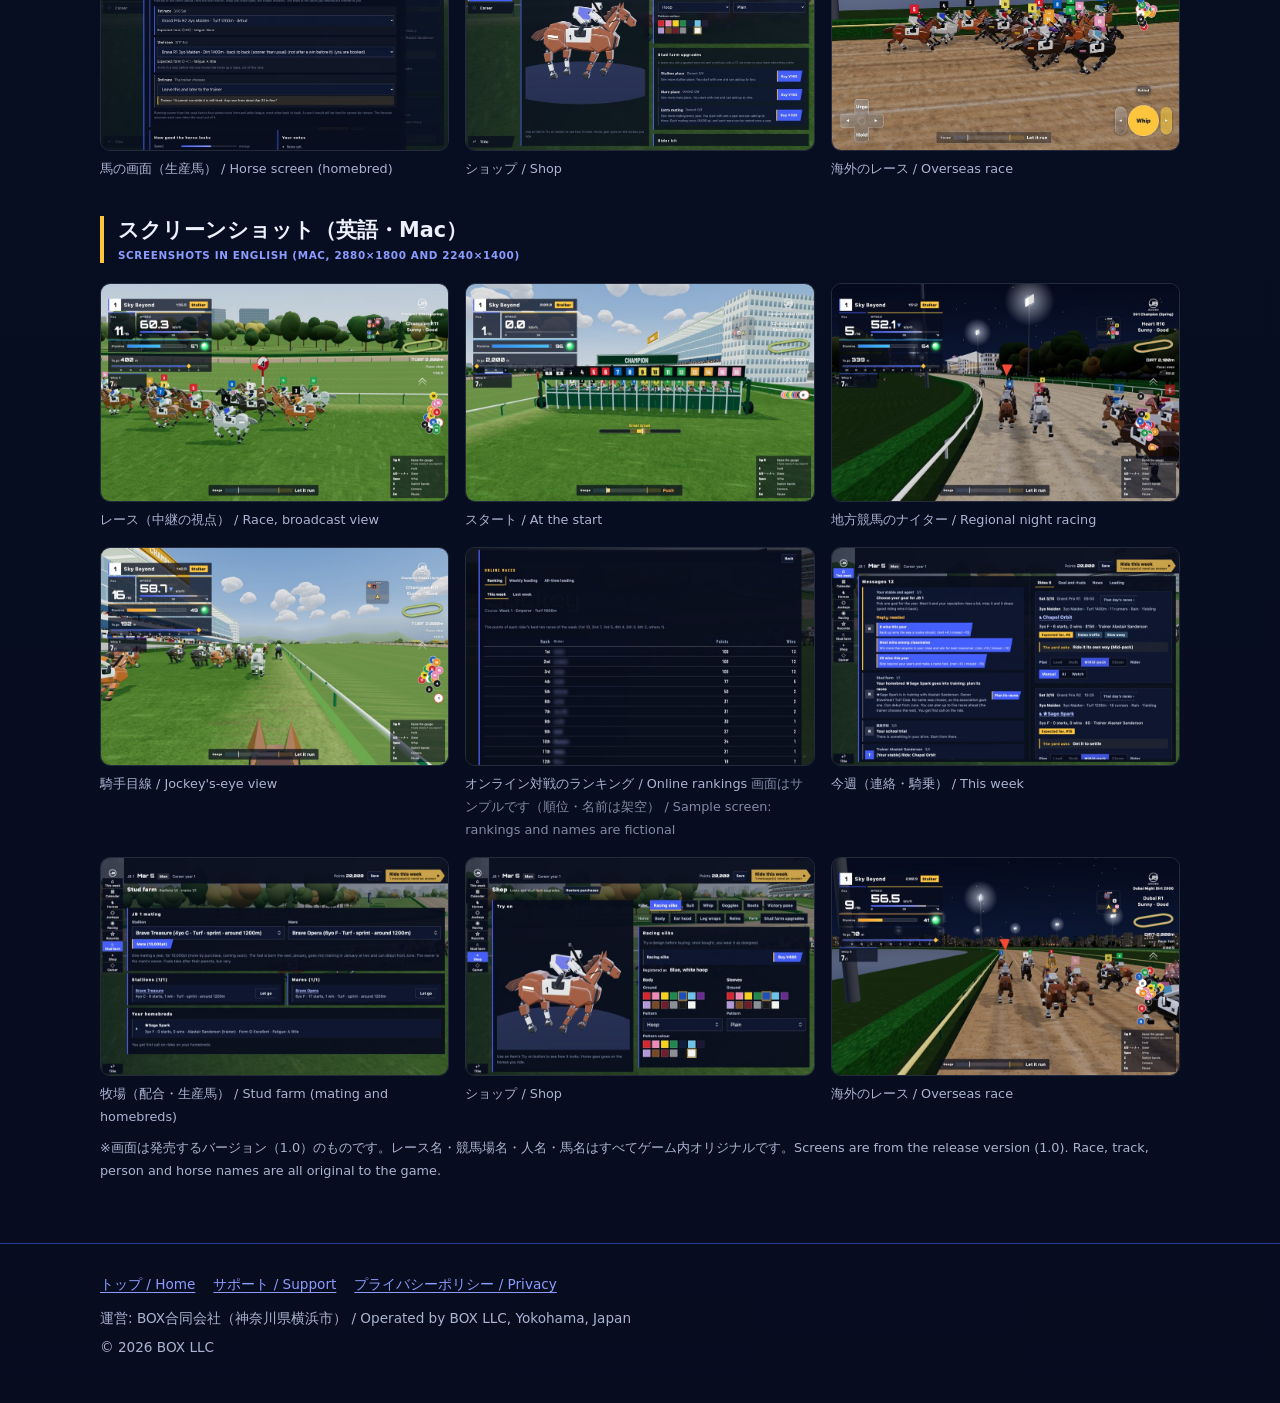
<file: press/index.html>
<!doctype html>
<html lang="ja">
<head>
<meta charset="utf-8">
<meta name="viewport" content="width=device-width, initial-scale=1">
<title>プレスキット｜JockeyBox</title>
<meta name="description" content="JockeyBox の報道・紹介向け素材（スクリーンショット・キービジュアル・紹介動画・アイコン）と製品情報。">
<link rel="canonical" href="https://ipsbox-io.github.io/jockeybox-pages/press/">
<meta name="theme-color" content="#070d1f">
<link rel="icon" href="../assets/icons/favicon.svg" type="image/svg+xml">
<meta property="og:type" content="website">
<meta property="og:site_name" content="JockeyBox">
<meta property="og:title" content="プレスキット｜JockeyBox">
<meta property="og:description" content="JockeyBox の報道・紹介向け素材と製品情報。">
<meta property="og:url" content="https://ipsbox-io.github.io/jockeybox-pages/press/">
<meta property="og:image" content="https://ipsbox-io.github.io/jockeybox-pages/assets/og/og-image.jpg">
<meta name="twitter:card" content="summary_large_image">
<link rel="stylesheet" href="../assets/css/site.css">
<style>
  .kit-grid { display: grid; gap: 16px; grid-template-columns: 1fr; margin: 16px 0 8px; }
  @media (min-width: 640px) { .kit-grid { grid-template-columns: 1fr 1fr; } }
  @media (min-width: 960px) { .kit-grid.three { grid-template-columns: 1fr 1fr 1fr; } }
  .kit-grid figure { margin: 0; }
  .kit-grid a.thumb { display: block; border-radius: 10px; overflow: hidden; border: 1px solid rgba(255,255,255,.12); }
  .kit-grid a.thumb img { display: block; width: 100%; height: auto; }
  .kit-grid figcaption { margin-top: 6px; }
  .downloads { display: flex; flex-wrap: wrap; gap: 10px; margin: 12px 0 4px; }
  .size { font-variant-numeric: tabular-nums; opacity: .75; }
  .kit-video { width: 100%; max-width: 960px; border-radius: 10px; display: block; }
</style>
</head>
<body>
<a class="skip" href="#main">本文へ / Skip to content</a>

<header class="site-header">
  <div class="wrap">
    <a class="brand" href="../">JOCKEY<span>BOX</span></a>
    <nav class="nav" aria-label="サイト内 / Site">
      <a href="../">トップ</a>
      <a href="./" aria-current="page">プレスキット</a>
      <a href="../support/">サポート</a>
      <a href="../privacy/">プライバシーポリシー</a>
    </nav>
  </div>
</header>

<main id="main" class="doc">
  <div class="wrap">
    <h1>プレスキット<span class="en">Press kit</span></h1>
    <p>報道・紹介でのご利用向けの素材と製品情報です。このページの画像・動画は、JockeyBoxの紹介のためにご自由にお使いください。</p>
    <p class="en" lang="en">Assets and facts for press and creators. Feel free to use the images and video on this page to cover JockeyBox.</p>

    <div class="downloads">
      <a class="btn" href="../assets/press/jockeybox-presskit-images.zip" download>iPhone・iPadの画像をまとめてダウンロード（zip） / Download iPhone &amp; iPad images <span class="size">42 MB</span></a>
      <a class="btn" href="../assets/press/jockeybox-presskit-images-en.zip" download>iPhone・iPadの英語の画面をまとめてダウンロード（zip） / Download iPhone &amp; iPad screenshots in English <span class="size">42 MB</span></a>
      <a class="btn" href="../assets/press/jockeybox-presskit-images-mac.zip" download>Macの画面をまとめてダウンロード（zip） / Download Mac screenshots <span class="size">32 MB</span></a>
      <a class="btn" href="../assets/press/jockeybox-presskit-images-mac-en.zip" download>Macの英語の画面をまとめてダウンロード（zip） / Download Mac screenshots in English <span class="size">31 MB</span></a>
      <a class="btn" href="../assets/press/jockeybox-trailer.mp4" download>紹介動画（mp4） / Trailer <span class="size">29 MB</span></a>
    </div>

    <h2>製品情報<span class="en">Fact sheet</span></h2>
    <div class="table-wrap">
      <table>
        <tbody>
          <tr><th scope="row">タイトル<span class="en" lang="en">Title</span></th><td>JockeyBox - 競馬ジョッキーキャリアゲーム<span class="en" lang="en">JockeyBox: Horse Racing Career</span></td></tr>
          <tr><th scope="row">ジャンル<span class="en" lang="en">Genre</span></th><td>3D競馬ジョッキーゲーム<span class="en" lang="en">3D horse racing / jockey career</span></td></tr>
          <tr><th scope="row">対応機種<span class="en" lang="en">Platforms</span></th><td>iPhone・iPad（iOS 18以降）、Appleシリコン搭載のMac、Android（13以降）<span class="en" lang="en">iPhone and iPad (iOS 18 or later), Mac with Apple silicon, Android (13 or later)</span></td></tr>
          <tr><th scope="row">発売日<span class="en" lang="en">Release</span></th><td>App Store：2026年11月7日（土）／Google Play：2026年11月20日（金）・配信中<span class="en" lang="en">App Store: November 7, 2026 / Google Play: November 20, 2026 (out now)</span></td></tr>
          <tr><th scope="row">価格<span class="en" lang="en">Price</span></th><td>980円（税込・発売記念価格）<span class="en" lang="en">¥980 launch price in Japan; US$5.99 on the US App Store (prices vary by region)</span></td></tr>
          <tr><th scope="row">App内課金<span class="en" lang="en">In-app purchases</span></th><td>あり（勝負服・衣装・馬具などの見た目、牧場の拡張、オンライン対戦の月額プラン300円）。オンライン対戦は毎週10戦まで無料です。ゲーム内のポイントは販売していません。<span class="en" lang="en">Cosmetic items (silks, outfits, tack), farm expansions, and an optional monthly plan for online races. Up to 10 online races a week are free. In-game points are not sold.</span></td></tr>
          <tr><th scope="row">言語<span class="en" lang="en">Languages</span></th><td>日本語・英語（ゲーム内で切り替え）<span class="en" lang="en">Japanese and English, switchable in-game</span></td></tr>
                    <tr><th scope="row">開発・運営<span class="en" lang="en">Developer</span></th><td>BOX合同会社（神奈川県横浜市）<span class="en" lang="en">BOX LLC (Yokohama, Japan)</span></td></tr>
          <tr><th scope="row">お問い合わせ<span class="en" lang="en">Contact</span></th><td>BOX合同会社　JockeyBox 担当：小川<br><a href="mailto:info@ipsbox.com">info@ipsbox.com</a><br>電話 <a href="tel:+815037490811">050-3749-0811</a><span class="en" lang="en">BOX LLC, JockeyBox press contact: Ogawa / info@ipsbox.com / +81-50-3749-0811</span></td></tr>
        </tbody>
      </table>
    </div>

    <h2>紹介<span class="en">About</span></h2>
    <p>新人騎手からトップジョッキーを目指す、3Dの競馬ジョッキーゲームです。調教師や馬主から騎乗の依頼を受けてレースに出て、注文に応えながら、お手馬で重賞を狙います。競馬場は国内15（中央9・地方6）と海外10。中央にはオリジナルのG1が24レースあります。騎手・調教師・馬主は700人以上、競走馬は7,500頭以上が登場します。オンライン対戦では、全国の騎手と同じレースで勝負できます（最大12人）。</p>
    <p class="en" lang="en">A 3D horse racing game where you ride from rookie jockey to champion. You make the calls in the race yourself — push, hold back, go for the whip. Take riding offers, ride to the connections' orders, and win big races on your regular rides. 25 racecourses: 15 in Japan (9 on the main national circuit and 6 regional tracks that race at night) and 10 overseas, with 24 original G1 races on the national circuit. More than 700 jockeys, trainers and owners, and more than 7,500 racehorses. In online races, you compete with other players in the same race (up to 12).</p>

    <h2>掲載記事<span class="en">Coverage</span></h2>
    <ul class="dev-note">
      <li>AppBank：<a href="https://www.appbank.net/2026/11/03/game/3152668.php">3D競馬ジョッキーゲーム『JockeyBox』が11月7日発売！　iPhone・iPad・Macで980円、予約受付中</a></li>
      <li>gamebiz：<a href="https://gamebiz.jp/news/434975">BOX、トップジョッキーを目指す3D競馬ジョッキーゲーム『JockeyBox』をApp Storeで2026年11月7日にリリース</a></li>
      <li>gamebiz：<a href="https://gamebiz.jp/news/434343">BOX、競馬ジョッキーゲーム『JockeyBox』をApp Storeで2026年11月7日に配信</a></li>
      <li>Coloured Static Press：<a href="https://colouredstaticpress.com/jockeybox-horse-racing-career-first-signal-november-2026/">JockeyBox Wants You to Earn Your Ride, Not Just Win the Race</a></li>
      <li>Ludens Media：<a href="https://www.ludens.com.tw/jockeybox-app-store-november-7/">《JockeyBox》11 月 7 日 App Store 發售 收錄 7,500 匹競走馬</a></li>
      <li>ぷれりり：<a href="https://www.prerele.com/releases/detail/54456">【11月7日発売】リアルな騎手人生を体験できる3D競馬ジョッキーゲーム「JockeyBox」App Storeで予約注文を開始（iPhone・iPad・Mac／980円）</a></li>
      <li>ツナググ：<a href="https://press.portal-th.com/archives/54298">【11月7日発売】リアルな騎手人生を体験できる3D競馬ジョッキーゲーム「JockeyBox」App Storeで予約注文を開始（iPhone・iPad・Mac／980円）</a></li>
    </ul>

    <h2 id="event-2400">イベント「ザ・チャンピオン2400」<span class="en">Online event: The Champion 2400</span></h2>
    <p>iPhone版とAndroid版の発売を記念した、オンライン対戦のイベントです。期間は2026年11月23日（月・祝）0:00〜11月29日（日）23:59（日本時間）、コースは芝2400m。期間中に5戦走ると記念の勝負服がもらえます※個別で立てたルームでのレースを除く。iPhone・iPad・Mac・Androidの騎手が同じレースで勝負できます（1レース最大8人）。</p>
    <p class="en" lang="en">An online event to celebrate the iPhone and Android releases: November 23 to 29, 2026 (JST), on turf over 2400 m. Ride 5 races in the week for the commemorative silks (races in rooms set up by players don't count). Players on iPhone, iPad, Mac and Android race in the same races (up to 8 per race).</p>
    <div class="kit-grid">
      <figure><a class="thumb" href="../assets/press/event-2400/event-2400-keyvisual.png"><img src="../assets/press/thumbs/event-2400-keyvisual.jpg" alt="ザ・チャンピオン2400 キービジュアル" loading="lazy" width="900" height="506"></a><figcaption>イベントのキービジュアル（1920×1080） / Event key visual</figcaption></figure>
      <figure><a class="thumb" href="../assets/press/event-2400/event-2400-silks-closeup.png"><img src="../assets/press/thumbs/event-2400-silks-closeup.jpg" alt="記念の勝負服" loading="lazy" width="900" height="676"></a><figcaption>記念の勝負服（1200×900） / Commemorative silks</figcaption></figure>
      <figure><a class="thumb" href="../assets/press/event-2400/event-2400-silks-menu.png"><img src="../assets/press/thumbs/event-2400-silks-menu.jpg" alt="アプリの特別な勝負服の欄" loading="lazy" width="900" height="298"></a><figcaption>アプリの画面・特別な勝負服の欄（2868×950） / In-app silks menu</figcaption></figure>
    </div>
    <video class="kit-video" style="max-width:360px" controls preload="none" poster="../assets/press/thumbs/event-2400-video-poster.jpg" src="../assets/press/event-2400/event-2400-video.mp4"></video>
    <p class="dev-note">イベントの紹介動画：1080×1920・約15秒・音あり <span lang="en">Event video: 1080×1920, about 15 seconds, with sound</span></p>

    <h2>紹介動画<span class="en">Trailer</span></h2>
    <video class="kit-video" controls preload="none" poster="../assets/press/thumbs/trailer-poster.jpg" src="../assets/press/jockeybox-trailer.mp4"></video>
    <p class="dev-note">1920×1080・約31秒・音あり <span lang="en">1920×1080, about 31 seconds, with sound</span></p>

    <h2>キービジュアル・アイコン<span class="en">Key visual and icon</span></h2>
    <div class="kit-grid">
      <figure><a class="thumb" href="../assets/press/key-visual.png"><img src="../assets/press/thumbs/key-visual.jpg" alt="JockeyBox キービジュアル" loading="lazy" width="900" height="506"></a><figcaption>キービジュアル（1920×1080） / Key visual</figcaption></figure>
      <figure><a class="thumb" href="../assets/press/icon-1024.png" style="max-width:240px"><img src="../assets/press/icon-1024.png" alt="JockeyBox アイコン" loading="lazy" width="240" height="240"></a><figcaption>アイコン（1024×1024） / App icon</figcaption></figure>
    </div>

    <h2>スクリーンショット（iPhone）<span class="en">Screenshots (iPhone, 2868×1320)</span></h2>
    <div class="kit-grid">
      <figure><a class="thumb" href="../assets/press/iphone/01-race-broadcast.png"><img src="../assets/press/thumbs/iphone-01-race-broadcast.jpg" alt="レース（中継の視点）" loading="lazy" width="900" height="414"></a><figcaption>レース（中継の視点） / Race, broadcast view</figcaption></figure>
      <figure><a class="thumb" href="../assets/press/iphone/02-start.png"><img src="../assets/press/thumbs/iphone-02-start.jpg" alt="スタート" loading="lazy" width="900" height="414"></a><figcaption>スタート / At the start</figcaption></figure>
      <figure><a class="thumb" href="../assets/press/iphone/03-jockey.png"><img src="../assets/press/thumbs/iphone-03-jockey.jpg" alt="騎手目線" loading="lazy" width="900" height="414"></a><figcaption>騎手目線 / Jockey's-eye view</figcaption></figure>
      <figure><a class="thumb" href="../assets/press/iphone/04-night.png"><img src="../assets/press/thumbs/iphone-04-night.jpg" alt="地方競馬のナイター" loading="lazy" width="900" height="414"></a><figcaption>地方競馬のナイター / Regional night racing</figcaption></figure>
      <figure><a class="thumb" href="../assets/press/iphone/05-online.png"><img src="../assets/press/thumbs/iphone-05-online.jpg" alt="オンライン対戦のランキング（サンプル）" loading="lazy" width="900" height="414"></a><figcaption>オンライン対戦のランキング / Online rankings <span class="size">画面はサンプルです（順位・名前は架空） / Sample screen: rankings and names are fictional</span></figcaption></figure>
      <figure><a class="thumb" href="../assets/press/iphone/06-home.png"><img src="../assets/press/thumbs/iphone-06-home.jpg" alt="今週（連絡・騎乗）" loading="lazy" width="900" height="414"></a><figcaption>今週（連絡・騎乗） / This week</figcaption></figure>
      <figure><a class="thumb" href="../assets/press/iphone/07-homebred.png"><img src="../assets/press/thumbs/iphone-07-homebred.jpg" alt="馬の画面（生産馬）" loading="lazy" width="900" height="414"></a><figcaption>馬の画面（生産馬） / Horse screen (homebred)</figcaption></figure>
      <figure><a class="thumb" href="../assets/press/iphone/08-shop.png"><img src="../assets/press/thumbs/iphone-08-shop.jpg" alt="ショップ" loading="lazy" width="900" height="414"></a><figcaption>ショップ / Shop</figcaption></figure>
      <figure><a class="thumb" href="../assets/press/iphone/09-overseas.png"><img src="../assets/press/thumbs/iphone-09-overseas.jpg" alt="海外のレース" loading="lazy" width="900" height="414"></a><figcaption>海外のレース / Overseas race</figcaption></figure>
    </div>

    <h2>スクリーンショット（iPad）<span class="en">Screenshots (iPad, 2752×2064)</span></h2>
    <div class="kit-grid three">
      <figure><a class="thumb" href="../assets/press/ipad/01-race-broadcast.png"><img src="../assets/press/thumbs/ipad-01-race-broadcast.jpg" alt="レース（中継の視点）" loading="lazy" width="900" height="675"></a><figcaption>レース（中継の視点） / Race, broadcast view</figcaption></figure>
      <figure><a class="thumb" href="../assets/press/ipad/02-start.png"><img src="../assets/press/thumbs/ipad-02-start.jpg" alt="スタート" loading="lazy" width="900" height="675"></a><figcaption>スタート / At the start</figcaption></figure>
      <figure><a class="thumb" href="../assets/press/ipad/03-jockey.png"><img src="../assets/press/thumbs/ipad-03-jockey.jpg" alt="騎手目線" loading="lazy" width="900" height="675"></a><figcaption>騎手目線 / Jockey's-eye view</figcaption></figure>
      <figure><a class="thumb" href="../assets/press/ipad/04-night.png"><img src="../assets/press/thumbs/ipad-04-night.jpg" alt="地方競馬のナイター" loading="lazy" width="900" height="675"></a><figcaption>地方競馬のナイター / Regional night racing</figcaption></figure>
      <figure><a class="thumb" href="../assets/press/ipad/05-online.png"><img src="../assets/press/thumbs/ipad-05-online.jpg" alt="オンライン対戦のランキング（サンプル）" loading="lazy" width="900" height="675"></a><figcaption>オンライン対戦のランキング / Online rankings <span class="size">画面はサンプルです（順位・名前は架空） / Sample screen: rankings and names are fictional</span></figcaption></figure>
      <figure><a class="thumb" href="../assets/press/ipad/06-home.png"><img src="../assets/press/thumbs/ipad-06-home.jpg" alt="今週（連絡・騎乗）" loading="lazy" width="900" height="675"></a><figcaption>今週（連絡・騎乗） / This week</figcaption></figure>
      <figure><a class="thumb" href="../assets/press/ipad/07-homebred.png"><img src="../assets/press/thumbs/ipad-07-homebred.jpg" alt="馬の画面（生産馬）" loading="lazy" width="900" height="675"></a><figcaption>馬の画面（生産馬） / Horse screen (homebred)</figcaption></figure>
      <figure><a class="thumb" href="../assets/press/ipad/08-shop.png"><img src="../assets/press/thumbs/ipad-08-shop.jpg" alt="ショップ" loading="lazy" width="900" height="675"></a><figcaption>ショップ / Shop</figcaption></figure>
      <figure><a class="thumb" href="../assets/press/ipad/09-overseas.png"><img src="../assets/press/thumbs/ipad-09-overseas.jpg" alt="海外のレース" loading="lazy" width="900" height="675"></a><figcaption>海外のレース / Overseas race</figcaption></figure>
    </div>

    <h2>スクリーンショット（Mac）<span class="en">Screenshots (Mac, 2880×1800 and 2240×1400)</span></h2>
    <div class="kit-grid three">
      <figure><a class="thumb" href="../assets/press/mac/01-g1-straight.png"><img src="../assets/press/thumbs/mac-01-g1-straight.jpg" alt="レース（中継の視点）" loading="lazy" width="900" height="562"></a><figcaption>レース（中継の視点） / Race, broadcast view</figcaption></figure>
      <figure><a class="thumb" href="../assets/press/mac/02-start.png"><img src="../assets/press/thumbs/mac-02-start.jpg" alt="スタート" loading="lazy" width="900" height="562"></a><figcaption>スタート / At the start</figcaption></figure>
      <figure><a class="thumb" href="../assets/press/mac/03-night.png"><img src="../assets/press/thumbs/mac-03-night.jpg" alt="地方競馬のナイター" loading="lazy" width="900" height="562"></a><figcaption>地方競馬のナイター / Regional night racing</figcaption></figure>
      <figure><a class="thumb" href="../assets/press/mac/04-jockey.png"><img src="../assets/press/thumbs/mac-04-jockey.jpg" alt="騎手目線" loading="lazy" width="900" height="562"></a><figcaption>騎手目線 / Jockey's-eye view</figcaption></figure>
      <figure><a class="thumb" href="../assets/press/mac/05-online.png"><img src="../assets/press/thumbs/mac-05-online.jpg" alt="オンライン対戦のランキング（サンプル）" loading="lazy" width="900" height="562"></a><figcaption>オンライン対戦のランキング / Online rankings <span class="size">画面はサンプルです（順位・名前は架空） / Sample screen: rankings and names are fictional</span></figcaption></figure>
      <figure><a class="thumb" href="../assets/press/mac/06-home.png"><img src="../assets/press/thumbs/mac-06-home.jpg" alt="今週（連絡・騎乗）" loading="lazy" width="900" height="562"></a><figcaption>今週（連絡・騎乗） / This week</figcaption></figure>
      <figure><a class="thumb" href="../assets/press/mac/07-homebred.png"><img src="../assets/press/thumbs/mac-07-homebred.jpg" alt="牧場（配合・生産馬）" loading="lazy" width="900" height="562"></a><figcaption>牧場（配合・生産馬） / Stud farm (mating and homebreds)</figcaption></figure>
      <figure><a class="thumb" href="../assets/press/mac/08-shop.png"><img src="../assets/press/thumbs/mac-08-shop.jpg" alt="ショップ" loading="lazy" width="900" height="562"></a><figcaption>ショップ / Shop</figcaption></figure>
      <figure><a class="thumb" href="../assets/press/mac/09-abroad.png"><img src="../assets/press/thumbs/mac-09-abroad.jpg" alt="海外のレース" loading="lazy" width="900" height="562"></a><figcaption>海外のレース / Overseas race</figcaption></figure>
    </div>

    <h2>キービジュアル（英語）<span class="en">Key visual in English</span></h2>
    <div class="kit-grid">
      <figure><a class="thumb" href="../assets/press/en/key-visual.png"><img src="../assets/press/thumbs/en-key-visual.jpg" alt="JockeyBox key visual in English" loading="lazy" width="900" height="506"></a><figcaption>キービジュアル（英語・1920×1080） / Key visual in English</figcaption></figure>
    </div>

    <h2>スクリーンショット（英語・iPhone）<span class="en">Screenshots in English (iPhone, 2868×1320)</span></h2>
    <div class="kit-grid">
      <figure><a class="thumb" href="../assets/press/en/iphone/01-race-broadcast.png"><img src="../assets/press/thumbs/en-iphone-01-race-broadcast.jpg" alt="Race, broadcast view" loading="lazy" width="900" height="414"></a><figcaption>レース（中継の視点） / Race, broadcast view</figcaption></figure>
      <figure><a class="thumb" href="../assets/press/en/iphone/02-start.png"><img src="../assets/press/thumbs/en-iphone-02-start.jpg" alt="At the start" loading="lazy" width="900" height="414"></a><figcaption>スタート / At the start</figcaption></figure>
      <figure><a class="thumb" href="../assets/press/en/iphone/03-jockey.png"><img src="../assets/press/thumbs/en-iphone-03-jockey.jpg" alt="Jockey's-eye view" loading="lazy" width="900" height="414"></a><figcaption>騎手目線 / Jockey's-eye view</figcaption></figure>
      <figure><a class="thumb" href="../assets/press/en/iphone/04-night.png"><img src="../assets/press/thumbs/en-iphone-04-night.jpg" alt="Regional night racing" loading="lazy" width="900" height="414"></a><figcaption>地方競馬のナイター / Regional night racing</figcaption></figure>
      <figure><a class="thumb" href="../assets/press/en/iphone/05-online.png"><img src="../assets/press/thumbs/en-iphone-05-online.jpg" alt="Online rankings (sample)" loading="lazy" width="900" height="414"></a><figcaption>オンライン対戦のランキング / Online rankings <span class="size">画面はサンプルです（順位・名前は架空） / Sample screen: rankings and names are fictional</span></figcaption></figure>
      <figure><a class="thumb" href="../assets/press/en/iphone/06-home.png"><img src="../assets/press/thumbs/en-iphone-06-home.jpg" alt="This week" loading="lazy" width="900" height="414"></a><figcaption>今週（連絡・騎乗） / This week</figcaption></figure>
      <figure><a class="thumb" href="../assets/press/en/iphone/07-homebred.png"><img src="../assets/press/thumbs/en-iphone-07-homebred.jpg" alt="Horse screen (homebred)" loading="lazy" width="900" height="414"></a><figcaption>馬の画面（生産馬） / Horse screen (homebred)</figcaption></figure>
      <figure><a class="thumb" href="../assets/press/en/iphone/08-shop.png"><img src="../assets/press/thumbs/en-iphone-08-shop.jpg" alt="Shop" loading="lazy" width="900" height="414"></a><figcaption>ショップ / Shop</figcaption></figure>
      <figure><a class="thumb" href="../assets/press/en/iphone/09-overseas.png"><img src="../assets/press/thumbs/en-iphone-09-overseas.jpg" alt="Overseas race" loading="lazy" width="900" height="414"></a><figcaption>海外のレース / Overseas race</figcaption></figure>
    </div>

    <h2>スクリーンショット（英語・iPad）<span class="en">Screenshots in English (iPad, 2752×2064)</span></h2>
    <div class="kit-grid three">
      <figure><a class="thumb" href="../assets/press/en/ipad/01-race-broadcast.png"><img src="../assets/press/thumbs/en-ipad-01-race-broadcast.jpg" alt="Race, broadcast view" loading="lazy" width="900" height="675"></a><figcaption>レース（中継の視点） / Race, broadcast view</figcaption></figure>
      <figure><a class="thumb" href="../assets/press/en/ipad/02-start.png"><img src="../assets/press/thumbs/en-ipad-02-start.jpg" alt="At the start" loading="lazy" width="900" height="675"></a><figcaption>スタート / At the start</figcaption></figure>
      <figure><a class="thumb" href="../assets/press/en/ipad/03-jockey.png"><img src="../assets/press/thumbs/en-ipad-03-jockey.jpg" alt="Jockey's-eye view" loading="lazy" width="900" height="675"></a><figcaption>騎手目線 / Jockey's-eye view</figcaption></figure>
      <figure><a class="thumb" href="../assets/press/en/ipad/04-night.png"><img src="../assets/press/thumbs/en-ipad-04-night.jpg" alt="Regional night racing" loading="lazy" width="900" height="675"></a><figcaption>地方競馬のナイター / Regional night racing</figcaption></figure>
      <figure><a class="thumb" href="../assets/press/en/ipad/05-online.png"><img src="../assets/press/thumbs/en-ipad-05-online.jpg" alt="Online rankings (sample)" loading="lazy" width="900" height="675"></a><figcaption>オンライン対戦のランキング / Online rankings <span class="size">画面はサンプルです（順位・名前は架空） / Sample screen: rankings and names are fictional</span></figcaption></figure>
      <figure><a class="thumb" href="../assets/press/en/ipad/06-calendar.png"><img src="../assets/press/thumbs/en-ipad-06-calendar.jpg" alt="Calendar" loading="lazy" width="900" height="675"></a><figcaption>カレンダー / Calendar</figcaption></figure>
      <figure><a class="thumb" href="../assets/press/en/ipad/07-homebred.png"><img src="../assets/press/thumbs/en-ipad-07-homebred.jpg" alt="Horse screen (homebred)" loading="lazy" width="900" height="675"></a><figcaption>馬の画面（生産馬） / Horse screen (homebred)</figcaption></figure>
      <figure><a class="thumb" href="../assets/press/en/ipad/08-shop.png"><img src="../assets/press/thumbs/en-ipad-08-shop.jpg" alt="Shop" loading="lazy" width="900" height="675"></a><figcaption>ショップ / Shop</figcaption></figure>
      <figure><a class="thumb" href="../assets/press/en/ipad/09-overseas.png"><img src="../assets/press/thumbs/en-ipad-09-overseas.jpg" alt="Overseas race" loading="lazy" width="900" height="675"></a><figcaption>海外のレース / Overseas race</figcaption></figure>
    </div>

    <h2>スクリーンショット（英語・Mac）<span class="en">Screenshots in English (Mac, 2880×1800 and 2240×1400)</span></h2>
    <div class="kit-grid three">
      <figure><a class="thumb" href="../assets/press/en/mac/01-g1-straight.png"><img src="../assets/press/thumbs/en-mac-01-g1-straight.jpg" alt="Race, broadcast view" loading="lazy" width="900" height="562"></a><figcaption>レース（中継の視点） / Race, broadcast view</figcaption></figure>
      <figure><a class="thumb" href="../assets/press/en/mac/02-start.png"><img src="../assets/press/thumbs/en-mac-02-start.jpg" alt="At the start" loading="lazy" width="900" height="562"></a><figcaption>スタート / At the start</figcaption></figure>
      <figure><a class="thumb" href="../assets/press/en/mac/03-night.png"><img src="../assets/press/thumbs/en-mac-03-night.jpg" alt="Regional night racing" loading="lazy" width="900" height="562"></a><figcaption>地方競馬のナイター / Regional night racing</figcaption></figure>
      <figure><a class="thumb" href="../assets/press/en/mac/04-jockey.png"><img src="../assets/press/thumbs/en-mac-04-jockey.jpg" alt="Jockey's-eye view" loading="lazy" width="900" height="562"></a><figcaption>騎手目線 / Jockey's-eye view</figcaption></figure>
      <figure><a class="thumb" href="../assets/press/en/mac/05-online.png"><img src="../assets/press/thumbs/en-mac-05-online.jpg" alt="Online rankings (sample)" loading="lazy" width="900" height="562"></a><figcaption>オンライン対戦のランキング / Online rankings <span class="size">画面はサンプルです（順位・名前は架空） / Sample screen: rankings and names are fictional</span></figcaption></figure>
      <figure><a class="thumb" href="../assets/press/en/mac/06-home.png"><img src="../assets/press/thumbs/en-mac-06-home.jpg" alt="This week" loading="lazy" width="900" height="562"></a><figcaption>今週（連絡・騎乗） / This week</figcaption></figure>
      <figure><a class="thumb" href="../assets/press/en/mac/07-homebred.png"><img src="../assets/press/thumbs/en-mac-07-homebred.jpg" alt="Stud farm (mating and homebreds)" loading="lazy" width="900" height="562"></a><figcaption>牧場（配合・生産馬） / Stud farm (mating and homebreds)</figcaption></figure>
      <figure><a class="thumb" href="../assets/press/en/mac/08-shop.png"><img src="../assets/press/thumbs/en-mac-08-shop.jpg" alt="Shop" loading="lazy" width="900" height="562"></a><figcaption>ショップ / Shop</figcaption></figure>
      <figure><a class="thumb" href="../assets/press/en/mac/09-abroad.png"><img src="../assets/press/thumbs/en-mac-09-abroad.jpg" alt="Overseas race" loading="lazy" width="900" height="562"></a><figcaption>海外のレース / Overseas race</figcaption></figure>
    </div>

    <p class="dev-note">画面は発売するバージョン（1.0）のものです。レース名・競馬場名・人名・馬名はすべてゲーム内オリジナルです。<span lang="en">Screens are from the release version (1.0). Race, track, person and horse names are all original to the game.</span></p>
  </div>
</main>

<footer class="site-footer">
  <div class="wrap">
    <nav aria-label="フッター / Footer">
      <a href="../">トップ / Home</a>
      <a href="../support/">サポート / Support</a>
      <a href="../privacy/">プライバシーポリシー / Privacy</a>
    </nav>
    <p>運営: BOX合同会社（神奈川県横浜市） / Operated by BOX LLC, Yokohama, Japan</p>
    <p>© 2026 BOX LLC</p>
  </div>
</footer>
</body>
</html>
</file>
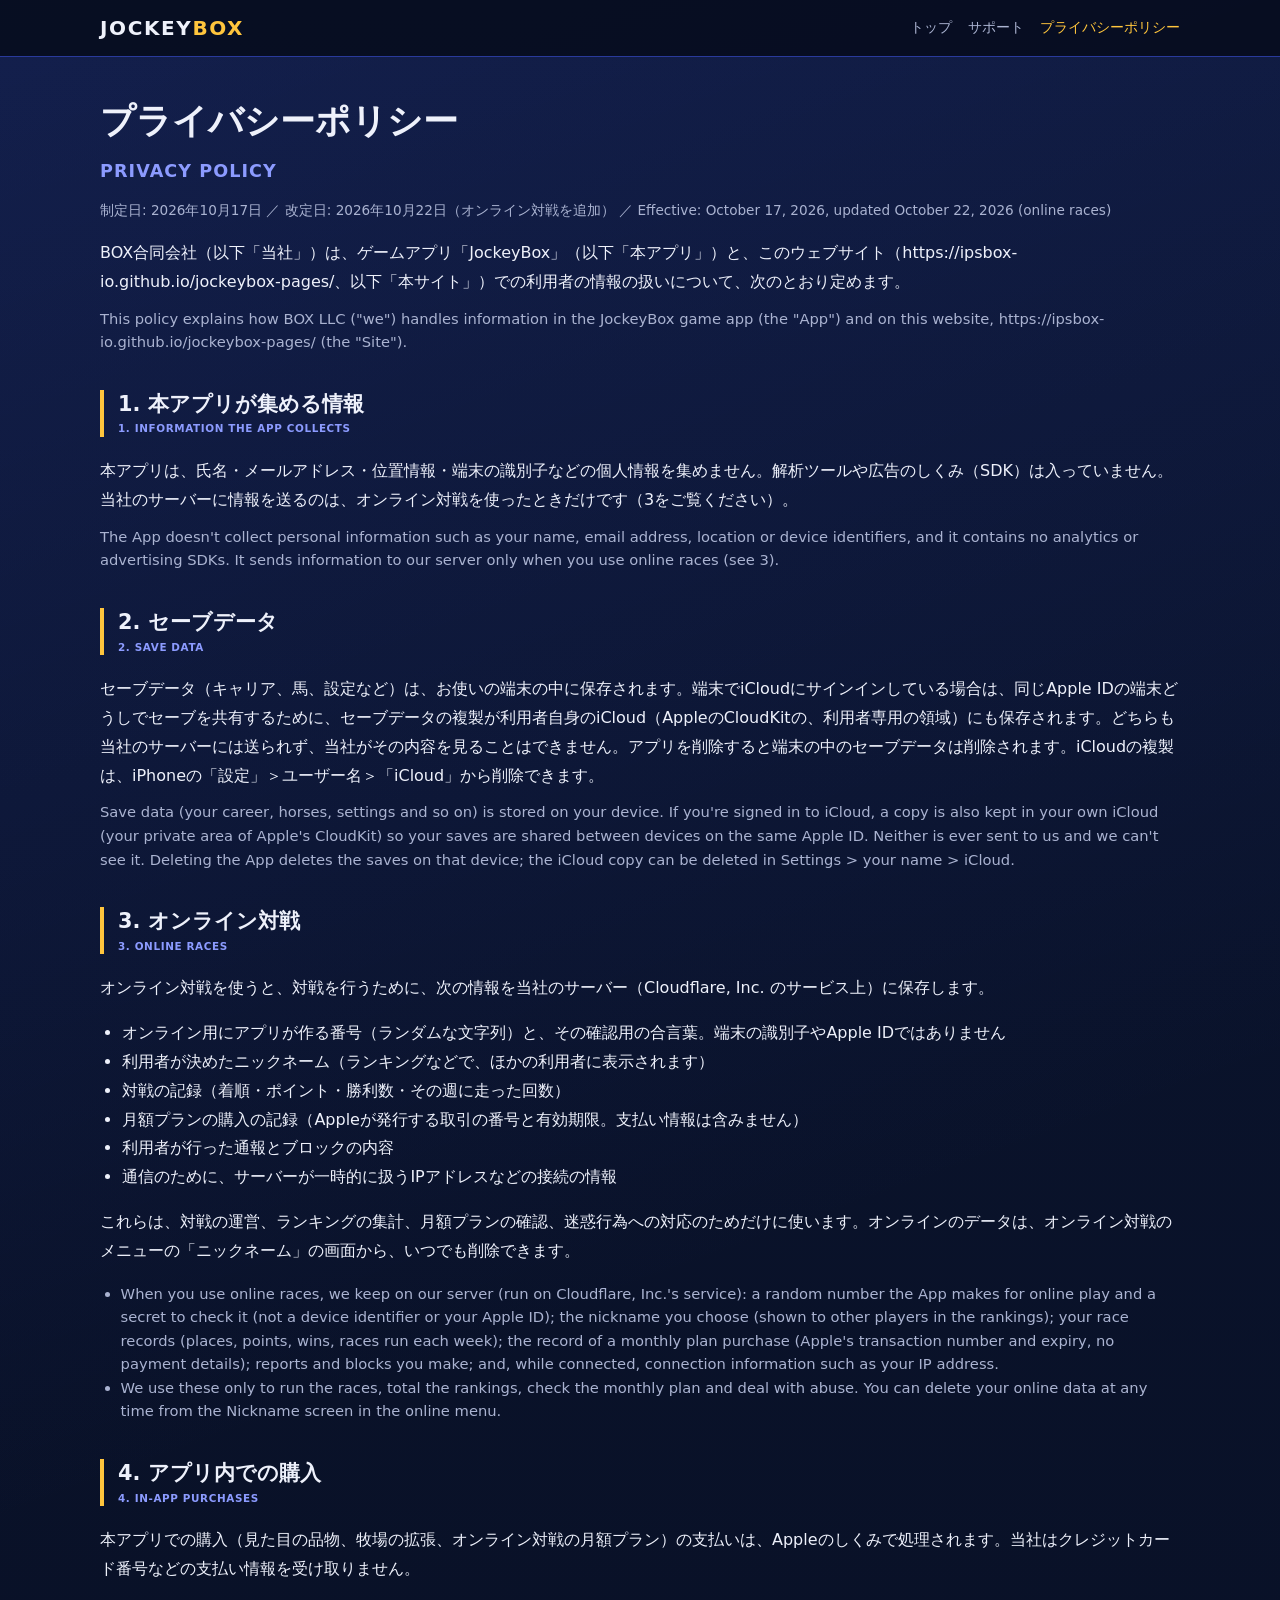
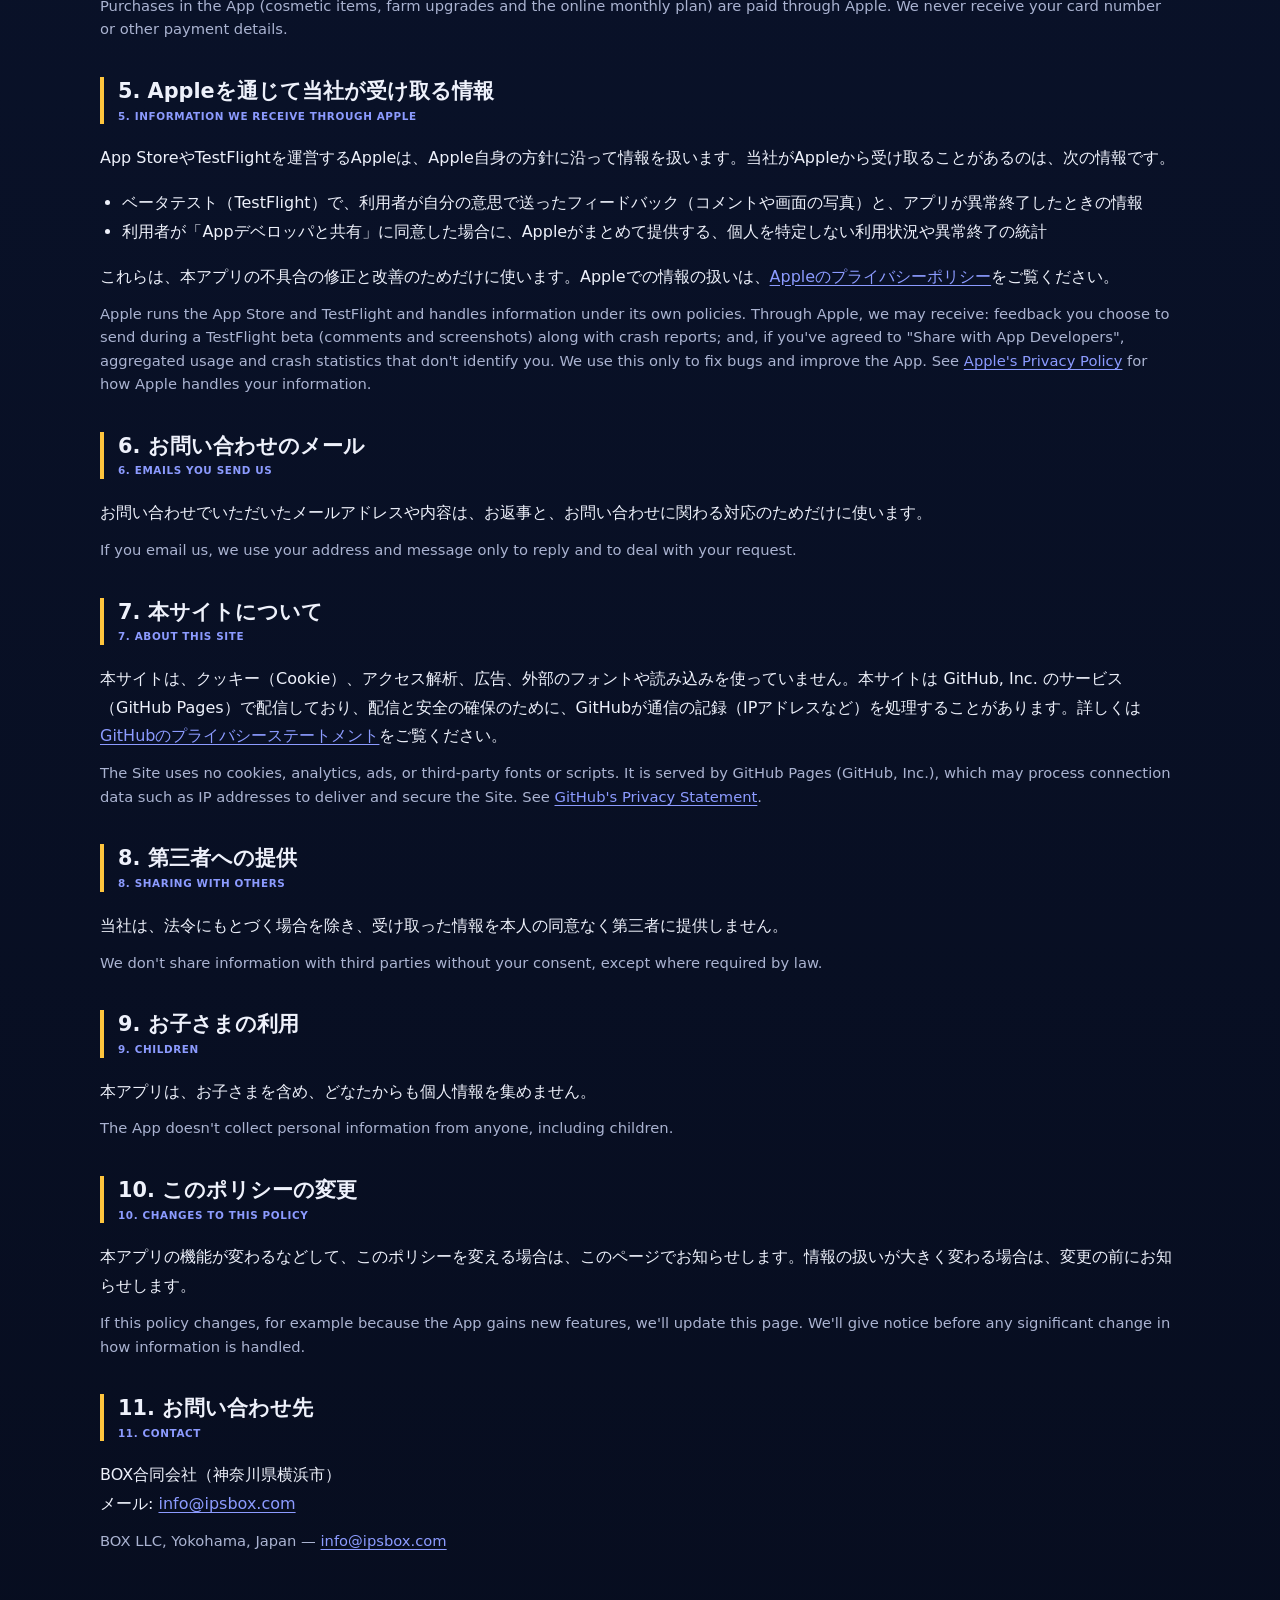
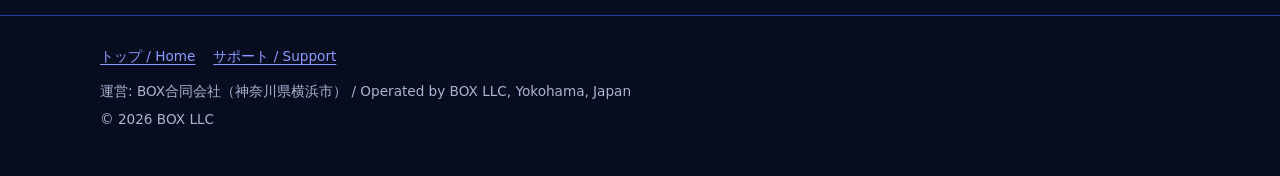
<file: privacy/index.html>
<!doctype html>
<html lang="ja">
<head>
<meta charset="utf-8">
<meta name="viewport" content="width=device-width, initial-scale=1">
<title>プライバシーポリシー｜JockeyBox</title>
<meta name="description" content="JockeyBox（アプリとこのサイト）のプライバシーポリシー。">
<link rel="canonical" href="https://ipsbox-io.github.io/jockeybox-pages/privacy/">
<meta name="theme-color" content="#070d1f">
<link rel="icon" href="../assets/icons/favicon.svg" type="image/svg+xml">
<meta property="og:type" content="website">
<meta property="og:site_name" content="JockeyBox">
<meta property="og:title" content="プライバシーポリシー｜JockeyBox">
<meta property="og:description" content="JockeyBox（アプリとこのサイト）のプライバシーポリシー。">
<meta property="og:url" content="https://ipsbox-io.github.io/jockeybox-pages/privacy/">
<meta property="og:image" content="https://ipsbox-io.github.io/jockeybox-pages/assets/og/og-image.jpg">
<meta name="twitter:card" content="summary_large_image">
<link rel="stylesheet" href="../assets/css/site.css">
</head>
<body>
<a class="skip" href="#main">本文へ / Skip to content</a>

<header class="site-header">
  <div class="wrap">
    <a class="brand" href="../">JOCKEY<span>BOX</span></a>
    <nav class="nav" aria-label="サイト内 / Site">
      <a href="../">トップ</a>
      <a href="../support/">サポート</a>
      <a href="./" aria-current="page">プライバシーポリシー</a>
    </nav>
  </div>
</header>

<main id="main" class="doc">
  <div class="wrap">
    <h1>プライバシーポリシー<span class="en">Privacy Policy</span></h1>
    <!-- 制定日は公開する日に合わせて書き換える（今は仮） -->
    <p class="meta">制定日: 2026年10月17日 ／ 改定日: 2026年10月22日（オンライン対戦を追加） ／ Effective: October 17, 2026, updated October 22, 2026 (online races)</p>

    <p>BOX合同会社（以下「当社」）は、ゲームアプリ「JockeyBox」（以下「本アプリ」）と、このウェブサイト（https://ipsbox-io.github.io/jockeybox-pages/、以下「本サイト」）での利用者の情報の扱いについて、次のとおり定めます。</p>
    <p class="en" lang="en">This policy explains how BOX LLC ("we") handles information in the JockeyBox game app (the "App") and on this website, https://ipsbox-io.github.io/jockeybox-pages/ (the "Site").</p>

    <h2>1. 本アプリが集める情報<span class="en">1. Information the App collects</span></h2>
    <p>本アプリは、氏名・メールアドレス・位置情報・端末の識別子などの個人情報を集めません。解析ツールや広告のしくみ（SDK）は入っていません。当社のサーバーに情報を送るのは、オンライン対戦を使ったときだけです（3をご覧ください）。</p>
    <p class="en" lang="en">The App doesn't collect personal information such as your name, email address, location or device identifiers, and it contains no analytics or advertising SDKs. It sends information to our server only when you use online races (see 3).</p>

    <h2>2. セーブデータ<span class="en">2. Save data</span></h2>
    <p>セーブデータ（キャリア、馬、設定など）は、お使いの端末の中に保存されます。端末でiCloudにサインインしている場合は、同じApple IDの端末どうしでセーブを共有するために、セーブデータの複製が利用者自身のiCloud（AppleのCloudKitの、利用者専用の領域）にも保存されます。どちらも当社のサーバーには送られず、当社がその内容を見ることはできません。アプリを削除すると端末の中のセーブデータは削除されます。iCloudの複製は、iPhoneの「設定」＞ユーザー名＞「iCloud」から削除できます。</p>
    <p class="en" lang="en">Save data (your career, horses, settings and so on) is stored on your device. If you're signed in to iCloud, a copy is also kept in your own iCloud (your private area of Apple's CloudKit) so your saves are shared between devices on the same Apple ID. Neither is ever sent to us and we can't see it. Deleting the App deletes the saves on that device; the iCloud copy can be deleted in Settings > your name > iCloud.</p>

    <h2>3. オンライン対戦<span class="en">3. Online races</span></h2>
    <p>オンライン対戦を使うと、対戦を行うために、次の情報を当社のサーバー（Cloudflare, Inc. のサービス上）に保存します。</p>
    <ul>
      <li>オンライン用にアプリが作る番号（ランダムな文字列）と、その確認用の合言葉。端末の識別子やApple IDではありません</li>
      <li>利用者が決めたニックネーム（ランキングなどで、ほかの利用者に表示されます）</li>
      <li>対戦の記録（着順・ポイント・勝利数・その週に走った回数）</li>
      <li>月額プランの購入の記録（Appleが発行する取引の番号と有効期限。支払い情報は含みません）</li>
      <li>利用者が行った通報とブロックの内容</li>
      <li>通信のために、サーバーが一時的に扱うIPアドレスなどの接続の情報</li>
    </ul>
    <p>これらは、対戦の運営、ランキングの集計、月額プランの確認、迷惑行為への対応のためだけに使います。オンラインのデータは、オンライン対戦のメニューの「ニックネーム」の画面から、いつでも削除できます。</p>
    <ul class="en" lang="en">
      <li>When you use online races, we keep on our server (run on Cloudflare, Inc.'s service): a random number the App makes for online play and a secret to check it (not a device identifier or your Apple ID); the nickname you choose (shown to other players in the rankings); your race records (places, points, wins, races run each week); the record of a monthly plan purchase (Apple's transaction number and expiry, no payment details); reports and blocks you make; and, while connected, connection information such as your IP address.</li>
      <li>We use these only to run the races, total the rankings, check the monthly plan and deal with abuse. You can delete your online data at any time from the Nickname screen in the online menu.</li>
    </ul>

    <h2>4. アプリ内での購入<span class="en">4. In-app purchases</span></h2>
    <p>本アプリでの購入（見た目の品物、牧場の拡張、オンライン対戦の月額プラン）の支払いは、Appleのしくみで処理されます。当社はクレジットカード番号などの支払い情報を受け取りません。</p>
    <p class="en" lang="en">Purchases in the App (cosmetic items, farm upgrades and the online monthly plan) are paid through Apple. We never receive your card number or other payment details.</p>

    <h2>5. Appleを通じて当社が受け取る情報<span class="en">5. Information we receive through Apple</span></h2>
    <p>App StoreやTestFlightを運営するAppleは、Apple自身の方針に沿って情報を扱います。当社がAppleから受け取ることがあるのは、次の情報です。</p>
    <ul>
      <li>ベータテスト（TestFlight）で、利用者が自分の意思で送ったフィードバック（コメントや画面の写真）と、アプリが異常終了したときの情報</li>
      <li>利用者が「Appデベロッパと共有」に同意した場合に、Appleがまとめて提供する、個人を特定しない利用状況や異常終了の統計</li>
    </ul>
    <p>これらは、本アプリの不具合の修正と改善のためだけに使います。Appleでの情報の扱いは、<a href="https://www.apple.com/jp/legal/privacy/" rel="noopener">Appleのプライバシーポリシー</a>をご覧ください。</p>
    <p class="en" lang="en">Apple runs the App Store and TestFlight and handles information under its own policies. Through Apple, we may receive: feedback you choose to send during a TestFlight beta (comments and screenshots) along with crash reports; and, if you've agreed to "Share with App Developers", aggregated usage and crash statistics that don't identify you. We use this only to fix bugs and improve the App. See <a href="https://www.apple.com/legal/privacy/" rel="noopener">Apple's Privacy Policy</a> for how Apple handles your information.</p>

    <h2>6. お問い合わせのメール<span class="en">6. Emails you send us</span></h2>
    <p>お問い合わせでいただいたメールアドレスや内容は、お返事と、お問い合わせに関わる対応のためだけに使います。</p>
    <p class="en" lang="en">If you email us, we use your address and message only to reply and to deal with your request.</p>

    <h2>7. 本サイトについて<span class="en">7. About this Site</span></h2>
    <p>本サイトは、クッキー（Cookie）、アクセス解析、広告、外部のフォントや読み込みを使っていません。本サイトは GitHub, Inc. のサービス（GitHub Pages）で配信しており、配信と安全の確保のために、GitHubが通信の記録（IPアドレスなど）を処理することがあります。詳しくは<a href="https://docs.github.com/site-policy/privacy-policies/github-general-privacy-statement" rel="noopener">GitHubのプライバシーステートメント</a>をご覧ください。</p>
    <p class="en" lang="en">The Site uses no cookies, analytics, ads, or third-party fonts or scripts. It is served by GitHub Pages (GitHub, Inc.), which may process connection data such as IP addresses to deliver and secure the Site. See <a href="https://docs.github.com/site-policy/privacy-policies/github-general-privacy-statement" rel="noopener">GitHub's Privacy Statement</a>.</p>

    <h2>8. 第三者への提供<span class="en">8. Sharing with others</span></h2>
    <p>当社は、法令にもとづく場合を除き、受け取った情報を本人の同意なく第三者に提供しません。</p>
    <p class="en" lang="en">We don't share information with third parties without your consent, except where required by law.</p>

    <h2>9. お子さまの利用<span class="en">9. Children</span></h2>
    <p>本アプリは、お子さまを含め、どなたからも個人情報を集めません。</p>
    <p class="en" lang="en">The App doesn't collect personal information from anyone, including children.</p>

    <h2>10. このポリシーの変更<span class="en">10. Changes to this policy</span></h2>
    <p>本アプリの機能が変わるなどして、このポリシーを変える場合は、このページでお知らせします。情報の扱いが大きく変わる場合は、変更の前にお知らせします。</p>
    <p class="en" lang="en">If this policy changes, for example because the App gains new features, we'll update this page. We'll give notice before any significant change in how information is handled.</p>

    <h2>11. お問い合わせ先<span class="en">11. Contact</span></h2>
    <p>BOX合同会社（神奈川県横浜市）<br>メール: <a href="mailto:info@ipsbox.com">info@ipsbox.com</a></p>
    <p class="en" lang="en">BOX LLC, Yokohama, Japan — <a href="mailto:info@ipsbox.com">info@ipsbox.com</a></p>
  </div>
</main>

<footer class="site-footer">
  <div class="wrap">
    <nav aria-label="フッター / Footer">
      <a href="../">トップ / Home</a>
      <a href="../support/">サポート / Support</a>
    </nav>
    <p>運営: BOX合同会社（神奈川県横浜市） / Operated by BOX LLC, Yokohama, Japan</p>
    <p>© 2026 BOX LLC</p>
  </div>
</footer>
</body>
</html>
</file>
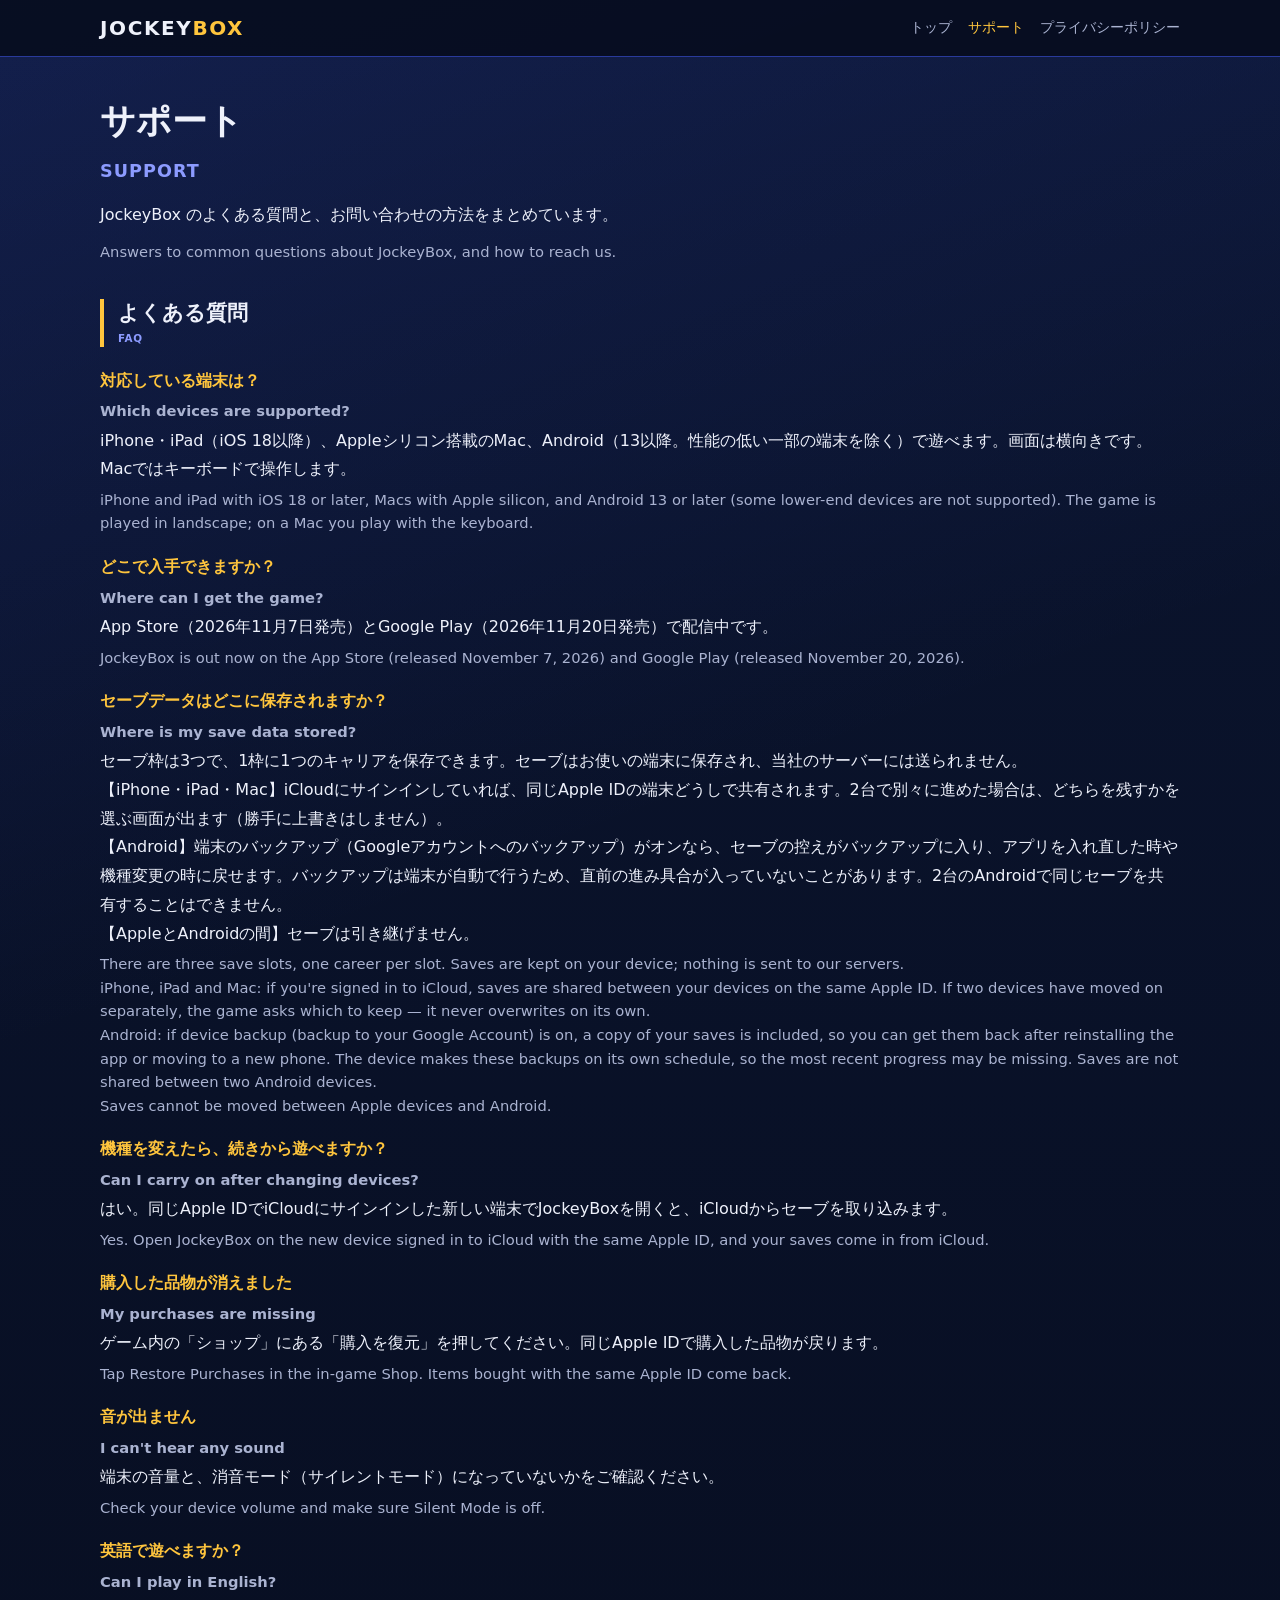
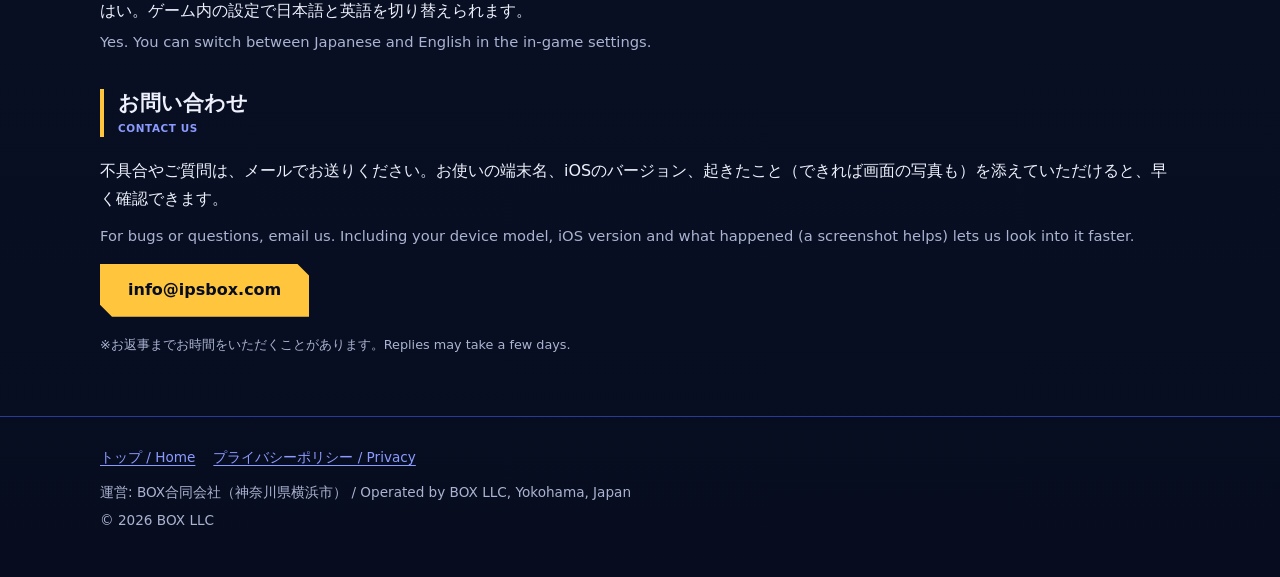
<file: support/index.html>
<!doctype html>
<html lang="ja">
<head>
<meta charset="utf-8">
<meta name="viewport" content="width=device-width, initial-scale=1">
<title>サポート｜JockeyBox</title>
<meta name="description" content="JockeyBox のよくある質問とお問い合わせ先。">
<link rel="canonical" href="https://ipsbox-io.github.io/jockeybox-pages/support/">
<meta name="theme-color" content="#070d1f">
<link rel="icon" href="../assets/icons/favicon.svg" type="image/svg+xml">
<meta property="og:type" content="website">
<meta property="og:site_name" content="JockeyBox">
<meta property="og:title" content="サポート｜JockeyBox">
<meta property="og:description" content="JockeyBox のよくある質問とお問い合わせ先。">
<meta property="og:url" content="https://ipsbox-io.github.io/jockeybox-pages/support/">
<meta property="og:image" content="https://ipsbox-io.github.io/jockeybox-pages/assets/og/og-image.jpg">
<meta name="twitter:card" content="summary_large_image">
<link rel="stylesheet" href="../assets/css/site.css">
</head>
<body>
<a class="skip" href="#main">本文へ / Skip to content</a>

<header class="site-header">
  <div class="wrap">
    <a class="brand" href="../">JOCKEY<span>BOX</span></a>
    <nav class="nav" aria-label="サイト内 / Site">
      <a href="../">トップ</a>
      <a href="./" aria-current="page">サポート</a>
      <a href="../privacy/">プライバシーポリシー</a>
    </nav>
  </div>
</header>

<main id="main" class="doc">
  <div class="wrap">
    <h1>サポート<span class="en">Support</span></h1>
    <p>JockeyBox のよくある質問と、お問い合わせの方法をまとめています。</p>
    <p class="en" lang="en">Answers to common questions about JockeyBox, and how to reach us.</p>

    <h2>よくある質問<span class="en">FAQ</span></h2>
    <dl>
      <dt>対応している端末は？<span class="en" lang="en">Which devices are supported?</span></dt>
      <dd>iPhone・iPad（iOS 18以降）、Appleシリコン搭載のMac、Android（13以降。性能の低い一部の端末を除く）で遊べます。画面は横向きです。Macではキーボードで操作します。
        <span class="en" lang="en">iPhone and iPad with iOS 18 or later, Macs with Apple silicon, and Android 13 or later (some lower-end devices are not supported). The game is played in landscape; on a Mac you play with the keyboard.</span></dd>

      <dt>どこで入手できますか？<span class="en" lang="en">Where can I get the game?</span></dt>
      <dd>App Store（2026年11月7日発売）とGoogle Play（2026年11月20日発売）で配信中です。
        <span class="en" lang="en">JockeyBox is out now on the App Store (released November 7, 2026) and Google Play (released November 20, 2026).</span></dd>

      <dt>セーブデータはどこに保存されますか？<span class="en" lang="en">Where is my save data stored?</span></dt>
      <dd>セーブ枠は3つで、1枠に1つのキャリアを保存できます。セーブはお使いの端末に保存され、当社のサーバーには送られません。<br>【iPhone・iPad・Mac】iCloudにサインインしていれば、同じApple IDの端末どうしで共有されます。2台で別々に進めた場合は、どちらを残すかを選ぶ画面が出ます（勝手に上書きはしません）。<br>【Android】端末のバックアップ（Googleアカウントへのバックアップ）がオンなら、セーブの控えがバックアップに入り、アプリを入れ直した時や機種変更の時に戻せます。バックアップは端末が自動で行うため、直前の進み具合が入っていないことがあります。2台のAndroidで同じセーブを共有することはできません。<br>【AppleとAndroidの間】セーブは引き継げません。
        <span class="en" lang="en">There are three save slots, one career per slot. Saves are kept on your device; nothing is sent to our servers.<br>iPhone, iPad and Mac: if you're signed in to iCloud, saves are shared between your devices on the same Apple ID. If two devices have moved on separately, the game asks which to keep — it never overwrites on its own.<br>Android: if device backup (backup to your Google Account) is on, a copy of your saves is included, so you can get them back after reinstalling the app or moving to a new phone. The device makes these backups on its own schedule, so the most recent progress may be missing. Saves are not shared between two Android devices.<br>Saves cannot be moved between Apple devices and Android.</span>
</dd>

      <dt>機種を変えたら、続きから遊べますか？<span class="en" lang="en">Can I carry on after changing devices?</span></dt>
      <dd>はい。同じApple IDでiCloudにサインインした新しい端末でJockeyBoxを開くと、iCloudからセーブを取り込みます。
        <span class="en" lang="en">Yes. Open JockeyBox on the new device signed in to iCloud with the same Apple ID, and your saves come in from iCloud.</span></dd>

      <dt>購入した品物が消えました<span class="en" lang="en">My purchases are missing</span></dt>
      <dd>ゲーム内の「ショップ」にある「購入を復元」を押してください。同じApple IDで購入した品物が戻ります。
        <span class="en" lang="en">Tap Restore Purchases in the in-game Shop. Items bought with the same Apple ID come back.</span></dd>

      <dt>音が出ません<span class="en" lang="en">I can't hear any sound</span></dt>
      <dd>端末の音量と、消音モード（サイレントモード）になっていないかをご確認ください。
        <span class="en" lang="en">Check your device volume and make sure Silent Mode is off.</span></dd>

      <dt>英語で遊べますか？<span class="en" lang="en">Can I play in English?</span></dt>
      <dd>はい。ゲーム内の設定で日本語と英語を切り替えられます。
        <span class="en" lang="en">Yes. You can switch between Japanese and English in the in-game settings.</span></dd>
    </dl>

    <h2>お問い合わせ<span class="en">Contact us</span></h2>
    <p>不具合やご質問は、メールでお送りください。お使いの端末名、iOSのバージョン、起きたこと（できれば画面の写真も）を添えていただけると、早く確認できます。</p>
    <p class="en" lang="en">For bugs or questions, email us. Including your device model, iOS version and what happened (a screenshot helps) lets us look into it faster.</p>
    <p><a class="btn" href="mailto:info@ipsbox.com?subject=JockeyBox%20%E3%81%8A%E5%95%8F%E3%81%84%E5%90%88%E3%82%8F%E3%81%9B">info@ipsbox.com</a></p>
    <p class="dev-note">お返事までお時間をいただくことがあります。<span lang="en">Replies may take a few days.</span></p>
  </div>
</main>

<footer class="site-footer">
  <div class="wrap">
    <nav aria-label="フッター / Footer">
      <a href="../">トップ / Home</a>
      <a href="../privacy/">プライバシーポリシー / Privacy</a>
    </nav>
    <p>運営: BOX合同会社（神奈川県横浜市） / Operated by BOX LLC, Yokohama, Japan</p>
        <p>© 2026 BOX LLC</p>
  </div>
</footer>
</body>
</html>
</file>
<file: assets/css/site.css>
/* JockeyBox site — 共通CSS
   見た目: BB feedback-jockeybox-unified-look（紺の斜め切りプレート／BOX Blue #465FFF／金 #FFC53D／数字は Orbitron／背景は実際の3Dレース画面）
   外部フォント・CDNは使わない。Orbitron は端末に入っていれば使い、無ければ下のフォールバック。
   ※自前でフォントを配信する場合は assets/fonts/ に置き、下の @font-face に url() を足す（assets/README.md 参照）。 */

@font-face {
  font-family: "JB Orbitron";
  src: local("Orbitron"), local("Orbitron-Bold");
  font-weight: 400 900;
  font-display: swap;
}

:root {
  --navy-950: #070d1f;
  --navy-900: #0b1530;
  --navy-800: #111f44;
  --navy-700: #1a2b5c;
  --blue: #465fff;
  --blue-soft: #8c9bff;
  --gold: #ffc53d;
  --gold-deep: #e0a512;
  --text: #eef1fb;
  --muted: #aab3d1;
  --line: rgba(70, 95, 255, 0.55);
  --cut: 18px;
  --radius: 4px;
  --max: 1080px;
  --font-body: system-ui, -apple-system, "Hiragino Sans", "Hiragino Kaku Gothic ProN", "Noto Sans JP", "Yu Gothic", Meiryo, sans-serif;
  --font-num: "JB Orbitron", "Orbitron", "Eurostile", "Bank Gothic", var(--font-body);
}

* { box-sizing: border-box; }

html { -webkit-text-size-adjust: 100%; scroll-behavior: smooth; }

body {
  margin: 0;
  background: var(--navy-950);
  background-image:
    linear-gradient(160deg, rgba(70, 95, 255, 0.14), transparent 40%),
    linear-gradient(0deg, var(--navy-950), var(--navy-900));
  color: var(--text);
  font-family: var(--font-body);
  font-size: 16px;
  line-height: 1.8;
}

img, video { max-width: 100%; height: auto; display: block; }

a { color: var(--blue-soft); text-underline-offset: 3px; }
a:hover { color: var(--gold); }
a:focus-visible, .btn:focus-visible { outline: 3px solid var(--gold); outline-offset: 3px; }

.skip { position: absolute; left: -9999px; top: 0; }
.skip:focus { left: 8px; top: 8px; z-index: 10; background: var(--gold); color: var(--navy-950); padding: 6px 12px; }

.wrap { width: min(100% - 32px, var(--max)); margin-inline: auto; }

/* 英語の併記 */
.en { display: block; color: var(--muted); font-size: 0.92em; line-height: 1.6; margin-top: 0.25em; }
h1 .en, h2 .en, h3 .en { font-family: var(--font-num); letter-spacing: 0.06em; font-weight: 600; font-size: 0.5em; color: var(--blue-soft); text-transform: uppercase; }
p.en { margin-top: -0.4em; }
.lead.en { margin-top: 10px; }

/* ヘッダー */
.site-header {
  position: sticky; top: 0; z-index: 5;
  background: rgba(7, 13, 31, 0.9);
  border-bottom: 1px solid var(--line);
}
.site-header .wrap { display: flex; align-items: center; justify-content: space-between; gap: 12px; min-height: 56px; flex-wrap: wrap; }
.brand { font-family: var(--font-num); font-weight: 800; font-size: 1.25rem; letter-spacing: 0.08em; color: var(--text); text-decoration: none; }
.brand span { color: var(--gold); }
.nav { display: flex; gap: 4px 16px; flex-wrap: wrap; font-size: 0.9rem; }
.nav a { color: var(--muted); text-decoration: none; }
.nav a:hover, .nav a[aria-current="page"] { color: var(--gold); }

/* 斜め切りプレート（紺＋青の縁） */
.plate {
  position: relative;
  background: linear-gradient(135deg, var(--navy-800), var(--navy-900));
  border: 1px solid var(--line);
  border-left: 4px solid var(--blue);
  clip-path: polygon(0 0, calc(100% - var(--cut)) 0, 100% var(--cut), 100% 100%, var(--cut) 100%, 0 calc(100% - var(--cut)));
  padding: 24px 24px 28px;
}

/* ヒーロー */
.hero { position: relative; padding: 40px 0 32px; overflow: hidden; }
.hero-grid { display: grid; gap: 24px; align-items: center; grid-template-columns: 1fr; }
@media (min-width: 860px) { .hero-grid { grid-template-columns: 5fr 6fr; } }
.hero h1 { margin: 0 0 8px; font-size: clamp(2rem, 6vw, 3.2rem); line-height: 1.25; }
.hero .logo { font-family: var(--font-num); font-weight: 900; font-size: clamp(2.4rem, 9vw, 4rem); letter-spacing: 0.06em; line-height: 1; margin: 0 0 16px; }
.hero .logo span { color: var(--gold); }
.hero .sub { color: var(--gold); font-weight: 700; margin: 0; }
.lead { margin: 16px 0 0; }

/* 素材の置き場所（ファイルが無い間は枠だけ出す） */
.media-slot {
  position: relative;
  aspect-ratio: 16 / 9;
  width: 100%;
  background:
    repeating-linear-gradient(135deg, rgba(70, 95, 255, 0.08) 0 12px, transparent 12px 24px),
    var(--navy-800);
  border: 1px dashed var(--line);
  display: flex; align-items: center; justify-content: center;
  color: var(--muted); font-size: 0.85rem; text-align: center; padding: 12px;
  overflow: hidden;
}
.media-slot.tall { aspect-ratio: 19.5 / 9; }
.media-slot.square { aspect-ratio: 1 / 1; max-width: 160px; }
.media-slot video, .media-slot img { position: absolute; inset: 0; width: 100%; height: 100%; object-fit: cover; }

figure { margin: 0; }
figcaption, .dev-note { font-size: 0.8rem; color: var(--muted); margin-top: 6px; }
.dev-note::before { content: "※"; }

/* セクション */
section { padding: 40px 0; }
h2 { font-size: clamp(1.4rem, 4vw, 1.9rem); margin: 0 0 20px; padding-left: 14px; border-left: 4px solid var(--gold); line-height: 1.35; }
h3 { font-size: 1.15rem; margin: 0 0 8px; color: var(--gold); }

.features { display: grid; gap: 18px; grid-template-columns: 1fr; }
@media (min-width: 760px) { .features { grid-template-columns: repeat(3, 1fr); } }
.features .num { font-family: var(--font-num); color: var(--blue-soft); font-weight: 800; font-size: 0.85rem; letter-spacing: 0.1em; display: block; margin-bottom: 4px; }

.stats { display: grid; gap: 12px; grid-template-columns: repeat(auto-fit, minmax(150px, 1fr)); margin: 20px 0 0; padding: 0; list-style: none; }
.stats li { background: var(--navy-900); border: 1px solid var(--line); padding: 12px; text-align: center; }
.stats b { display: block; font-family: var(--font-num); font-size: 1.6rem; color: var(--gold); line-height: 1.2; }
.stats small { color: var(--muted); }

.shots { display: grid; gap: 16px; grid-template-columns: 1fr; }
@media (min-width: 640px) { .shots { grid-template-columns: repeat(2, 1fr); } }
@media (min-width: 960px) { .shots { grid-template-columns: repeat(3, 1fr); } }

/* ボタン */
.btn {
  display: inline-block; text-decoration: none; font-weight: 700;
  padding: 12px 28px; color: var(--navy-950); background: var(--gold);
  clip-path: polygon(0 0, calc(100% - 12px) 0, 100% 12px, 100% 100%, 12px 100%, 0 calc(100% - 12px));
}
.btn:hover { background: #ffd56e; color: var(--navy-950); }
.btn[aria-disabled="true"] { background: var(--navy-700); color: var(--muted); cursor: default; }
.status { display: inline-block; font-family: var(--font-num); font-size: 0.75rem; letter-spacing: 0.12em; color: var(--navy-950); background: var(--blue-soft); padding: 2px 10px; margin-bottom: 8px; }

/* 表 */
.table-wrap { overflow-x: auto; }
table { width: 100%; border-collapse: collapse; font-size: 0.95rem; }
th, td { text-align: left; vertical-align: top; padding: 10px 12px; border-bottom: 1px solid rgba(70, 95, 255, 0.3); }
th { width: 32%; color: var(--gold); font-weight: 700; white-space: nowrap; }
@media (max-width: 520px) { th { white-space: normal; width: 38%; } }

/* 本文ページ（サポート・プライバシー） */
.doc { padding: 32px 0 48px; }
.doc h1 { font-size: clamp(1.6rem, 5vw, 2.2rem); margin: 0 0 8px; }
.doc h2 { margin-top: 36px; font-size: 1.3rem; }
.doc dl dt { font-weight: 700; color: var(--gold); margin-top: 18px; }
.doc dl dd { margin: 4px 0 0; }
.doc ol, .doc ul { padding-left: 1.4em; }
.meta { color: var(--muted); font-size: 0.85rem; }

/* フッター */
.site-footer { border-top: 1px solid var(--line); padding: 28px 0 40px; color: var(--muted); font-size: 0.85rem; }
.site-footer nav { display: flex; gap: 8px 18px; flex-wrap: wrap; margin-bottom: 10px; }
.site-footer p { margin: 4px 0; }

@media (prefers-reduced-motion: reduce) { html { scroll-behavior: auto; } }
.btn-row { display: flex; flex-wrap: wrap; gap: 12px; }
.nw { white-space: nowrap; }
</file>
